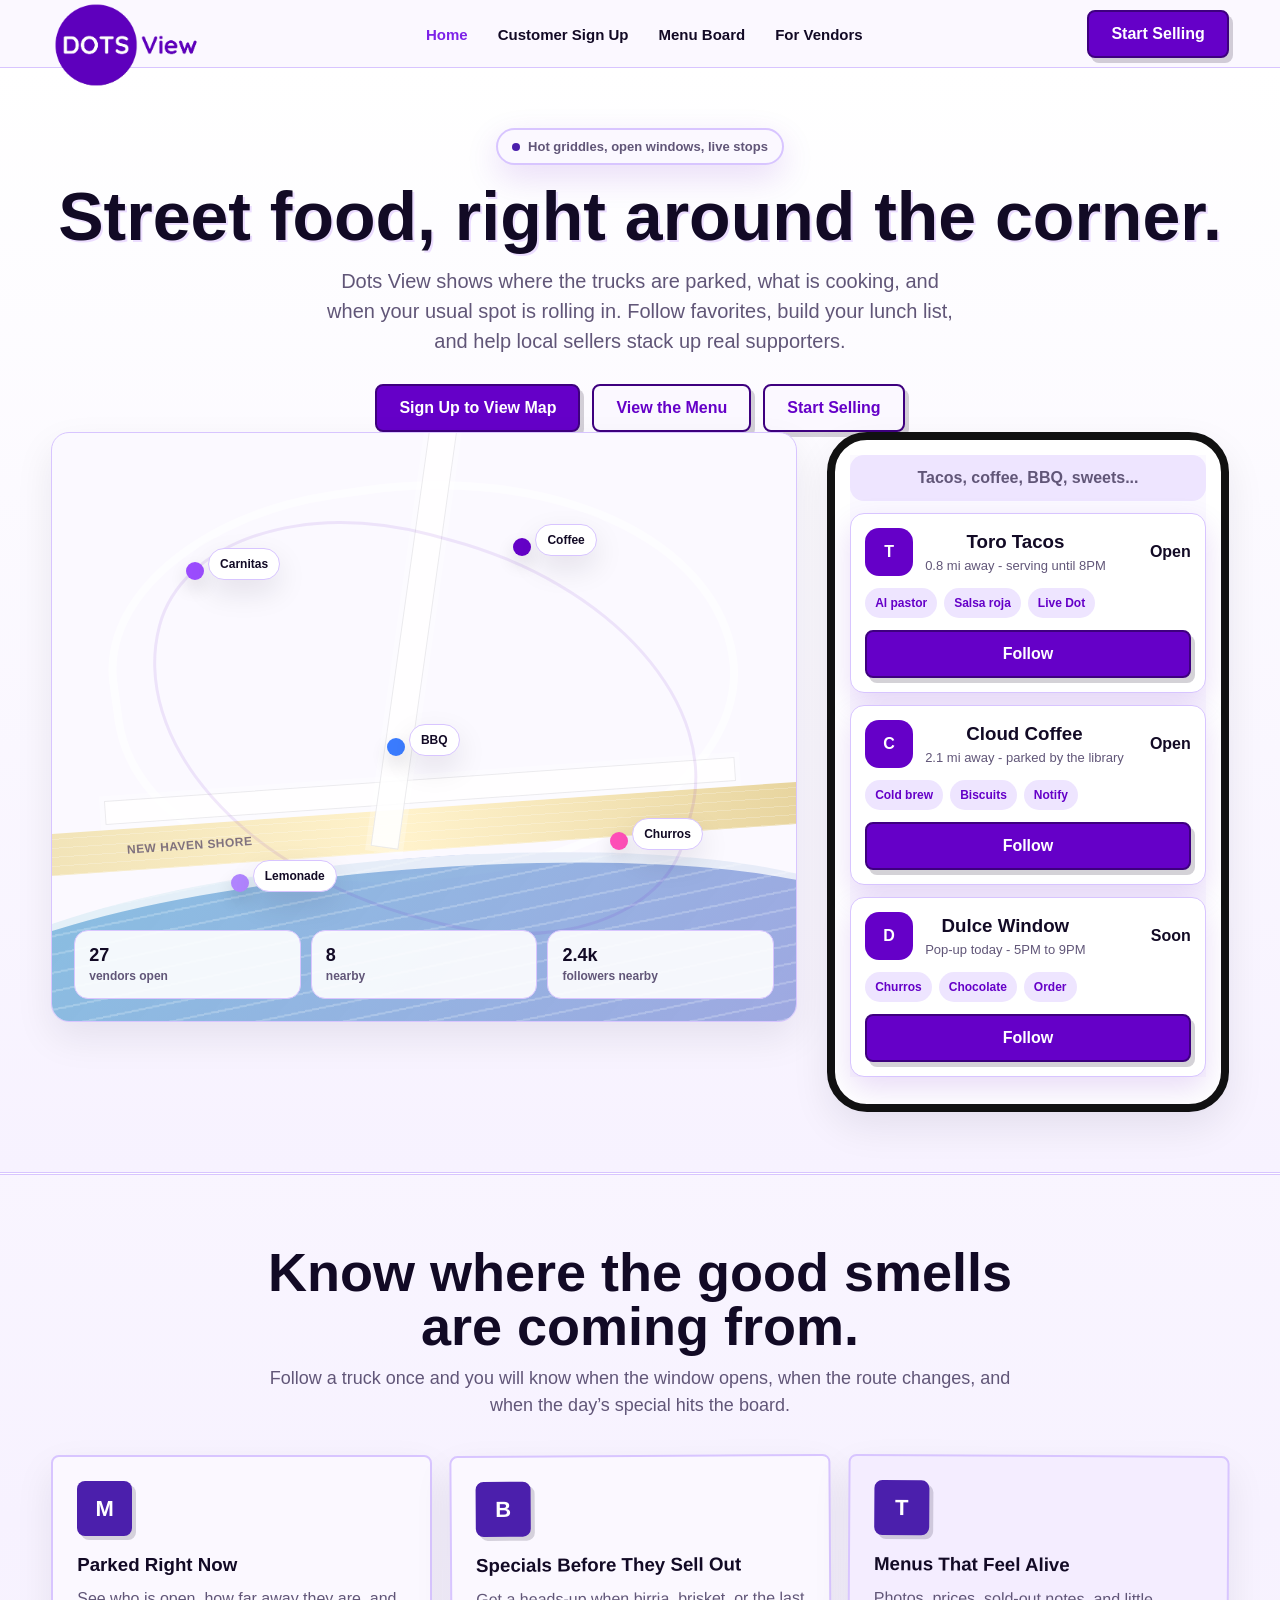
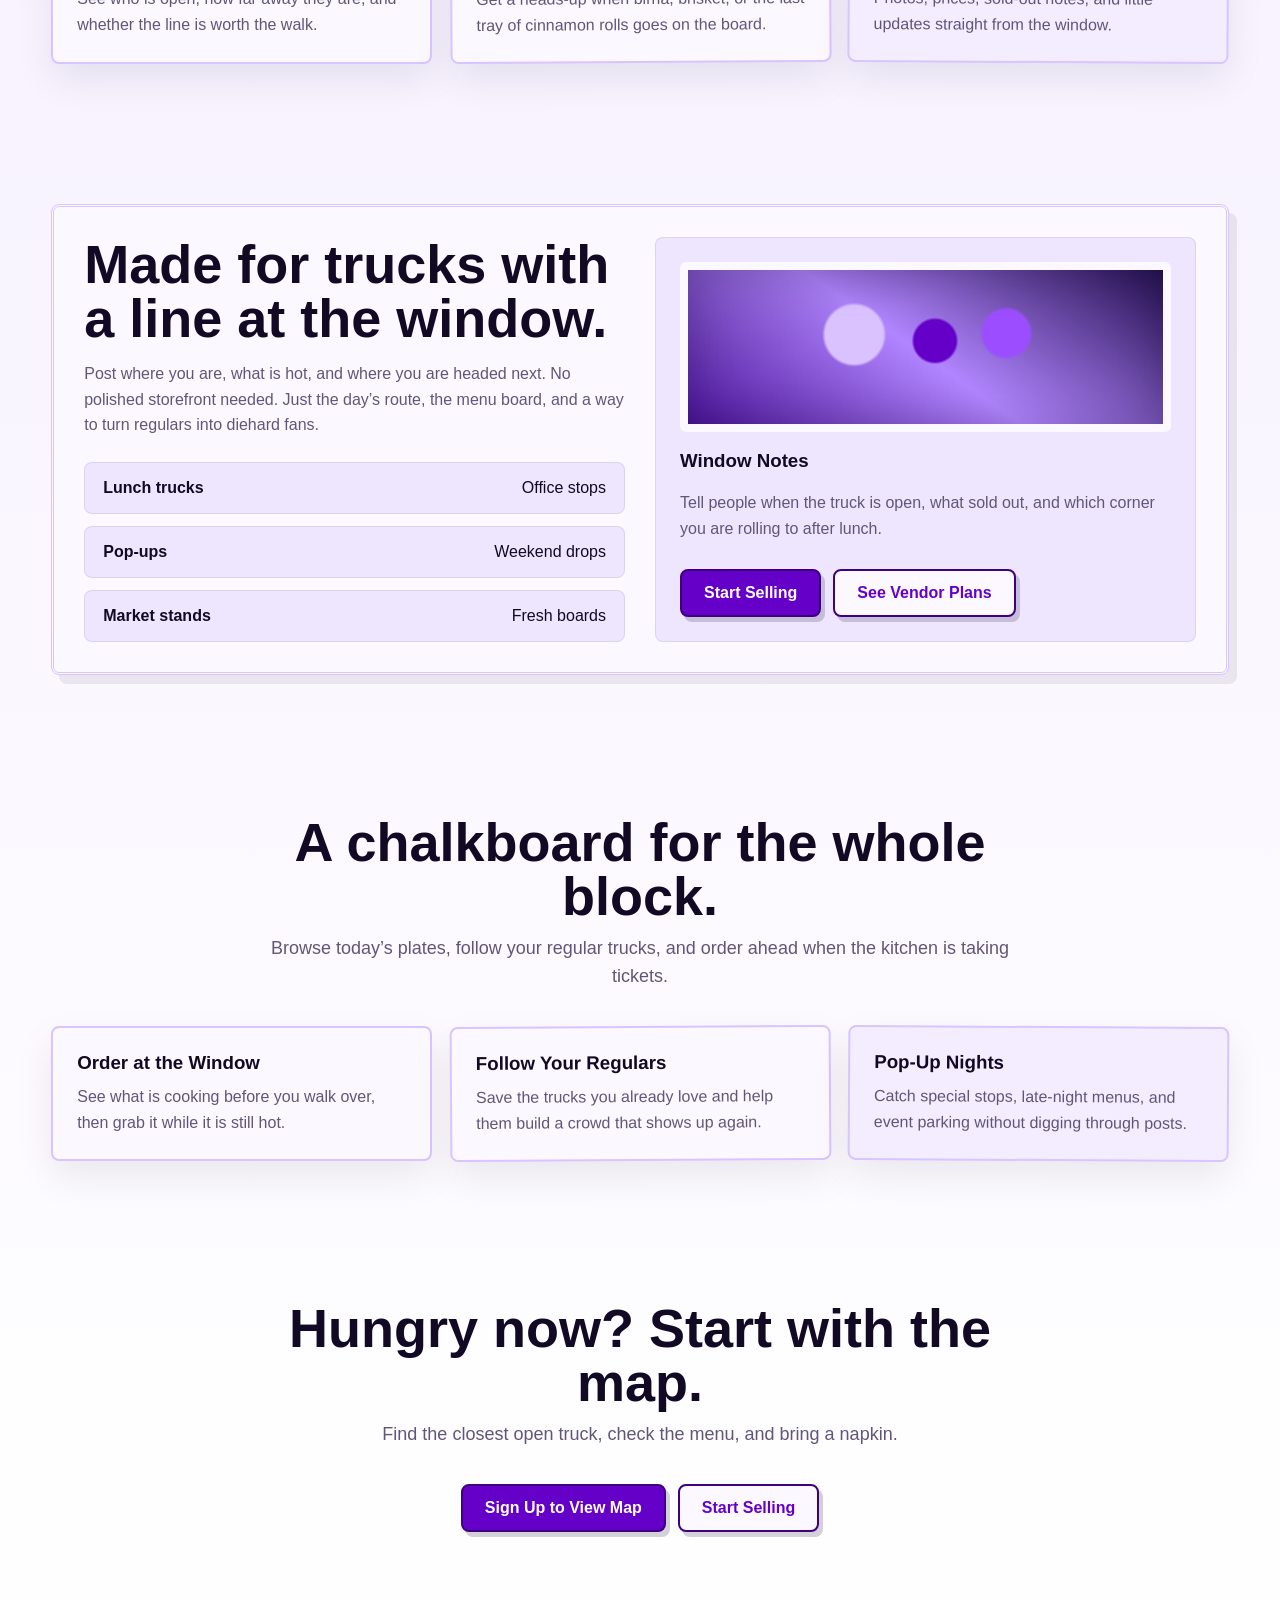
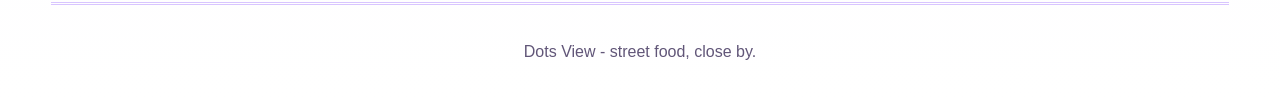
<file: index.html>
<!DOCTYPE html>
<html lang="en">
<head>
<meta charset="UTF-8" />
<meta name="viewport" content="width=device-width, initial-scale=1.0" />
<title>Dots View | Follow the Dot</title>
<link rel="stylesheet" href="styles.css">
</head>
<body class="home-page">
<header>
  <div class="wrap nav">
    <a class="brand" href="index.html"><img src="logo.png" alt="Dots View logo"></a>
    <nav>
      <a class="active" href="index.html">Home</a>
      <a href="customer-signup.html">Customer Sign Up</a>
      <a href="#marketplace">Menu Board</a>
      <a href="vendor.html">For Vendors</a>
    </nav>
    <a class="cta" href="list-your-truck.html">Start Selling</a>
  </div>
</header>

<main>
<section class="hero">
  <div class="wrap">
    <div class="badge"><span class="pulse"></span> Hot griddles, open windows, live stops</div>
    <h1>Street food, right around the corner.</h1>
    <p class="lead">Dots View shows where the trucks are parked, what is cooking, and when your usual spot is rolling in. Follow favorites, build your lunch list, and help local sellers stack up real supporters.</p>
    <div class="actions actions-center">
      <a class="btn primary" href="customer-signup.html">Sign Up to View Map</a>
      <a class="btn" href="#marketplace">View the Menu</a>
      <a class="btn" href="list-your-truck.html">Start Selling</a>
    </div>

    <div class="product">
      <div class="map-card">
        <div class="preview-water"></div>
        <div class="preview-beach">New Haven shore</div>
        <div class="preview-road preview-road-a"></div>
        <div class="preview-road preview-road-b"></div>
        <div class="route"></div>
        <div class="dot d1"><span class="label">Carnitas</span></div>
        <div class="dot d2"><span class="label">Coffee</span></div>
        <div class="dot d3"><span class="label">BBQ</span></div>
        <div class="dot d4"><span class="label">Churros</span></div>
        <div class="dot d5"><span class="label">Lemonade</span></div>
        <div class="map-ui">
          <div><strong>27</strong><span>vendors open</span></div>
          <div><strong>8</strong><span>nearby</span></div>
          <div><strong>2.4k</strong><span>followers nearby</span></div>
        </div>
      </div>

      <div class="phone">
        <div class="screen">
          <div class="search">Tacos, coffee, BBQ, sweets...</div>
          <div class="truck">
            <div class="truck-top"><div class="vendor-row"><div class="avatar">T</div><div><h3>Toro Tacos</h3><p>0.8 mi away - serving until 8PM</p></div></div><strong>Open</strong></div>
            <div class="chips"><span class="chip">Al pastor</span><span class="chip">Salsa roja</span><span class="chip">Live Dot</span></div>
            <a class="follow" href="customer-signup.html">Follow</a>
          </div>
          <div class="truck">
            <div class="truck-top"><div class="vendor-row"><div class="avatar">C</div><div><h3>Cloud Coffee</h3><p>2.1 mi away - parked by the library</p></div></div><strong>Open</strong></div>
            <div class="chips"><span class="chip">Cold brew</span><span class="chip">Biscuits</span><span class="chip">Notify</span></div>
            <a class="follow" href="customer-signup.html">Follow</a>
          </div>
          <div class="truck">
            <div class="truck-top"><div class="vendor-row"><div class="avatar">D</div><div><h3>Dulce Window</h3><p>Pop-up today - 5PM to 9PM</p></div></div><strong>Soon</strong></div>
            <div class="chips"><span class="chip">Churros</span><span class="chip">Chocolate</span><span class="chip">Order</span></div>
            <a class="follow" href="customer-signup.html">Follow</a>
          </div>
        </div>
      </div>
    </div>
  </div>
</section>

<section id="discover" class="wrap">
  <div class="section-head">
    <h2>Know where the good smells are coming from.</h2>
    <p>Follow a truck once and you will know when the window opens, when the route changes, and when the day’s special hits the board.</p>
  </div>
  <div class="home-card-grid">
    <div class="card"><div class="icon">M</div><h3>Parked Right Now</h3><p>See who is open, how far away they are, and whether the line is worth the walk.</p></div>
    <div class="card"><div class="icon">B</div><h3>Specials Before They Sell Out</h3><p>Get a heads-up when birria, brisket, or the last tray of cinnamon rolls goes on the board.</p></div>
    <div class="card"><div class="icon">T</div><h3>Menus That Feel Alive</h3><p>Photos, prices, sold-out notes, and little updates straight from the window.</p></div>
  </div>
</section>

<section id="vendors" class="wrap">
  <div class="feature">
    <div>
      <h2>Made for trucks with a line at the window.</h2>
      <p>Post where you are, what is hot, and where you are headed next. No polished storefront needed. Just the day’s route, the menu board, and a way to turn regulars into diehard fans.</p>
      <div class="list feature-list">
        <div><strong>Lunch trucks</strong><span>Office stops</span></div>
        <div><strong>Pop-ups</strong><span>Weekend drops</span></div>
        <div><strong>Market stands</strong><span>Fresh boards</span></div>
      </div>
    </div>
    <div class="vendor-box">
      <div class="food-photo" aria-hidden="true"></div>
      <h3>Window Notes</h3>
      <p>Tell people when the truck is open, what sold out, and which corner you are rolling to after lunch.</p>
      <div class="actions actions-left">
        <a class="btn primary" href="vendor.html">Start Selling</a>
        <a class="btn" href="vendor.html">See Vendor Plans</a>
      </div>
    </div>
  </div>
</section>

<section id="marketplace" class="wrap">
  <div class="section-head">
    <h2>A chalkboard for the whole block.</h2>
      <p>Browse today’s plates, follow your regular trucks, and order ahead when the kitchen is taking tickets.</p>
  </div>
  <div class="home-card-grid">
    <div class="card"><h3>Order at the Window</h3><p>See what is cooking before you walk over, then grab it while it is still hot.</p></div>
    <div class="card"><h3>Follow Your Regulars</h3><p>Save the trucks you already love and help them build a crowd that shows up again.</p></div>
    <div class="card"><h3>Pop-Up Nights</h3><p>Catch special stops, late-night menus, and event parking without digging through posts.</p></div>
  </div>
</section>

<section id="start" class="wrap">
  <div class="section-head">
    <h2>Hungry now? Start with the map.</h2>
    <p>Find the closest open truck, check the menu, and bring a napkin.</p>
  </div>
  <div class="actions actions-center">
    <a class="btn primary" href="customer-signup.html">Sign Up to View Map</a>
    <a class="btn" href="list-your-truck.html">Start Selling</a>
  </div>
</section>
</main>

<footer class="wrap">
  Dots View - street food, close by.
</footer>
</body>
</html>
</file>
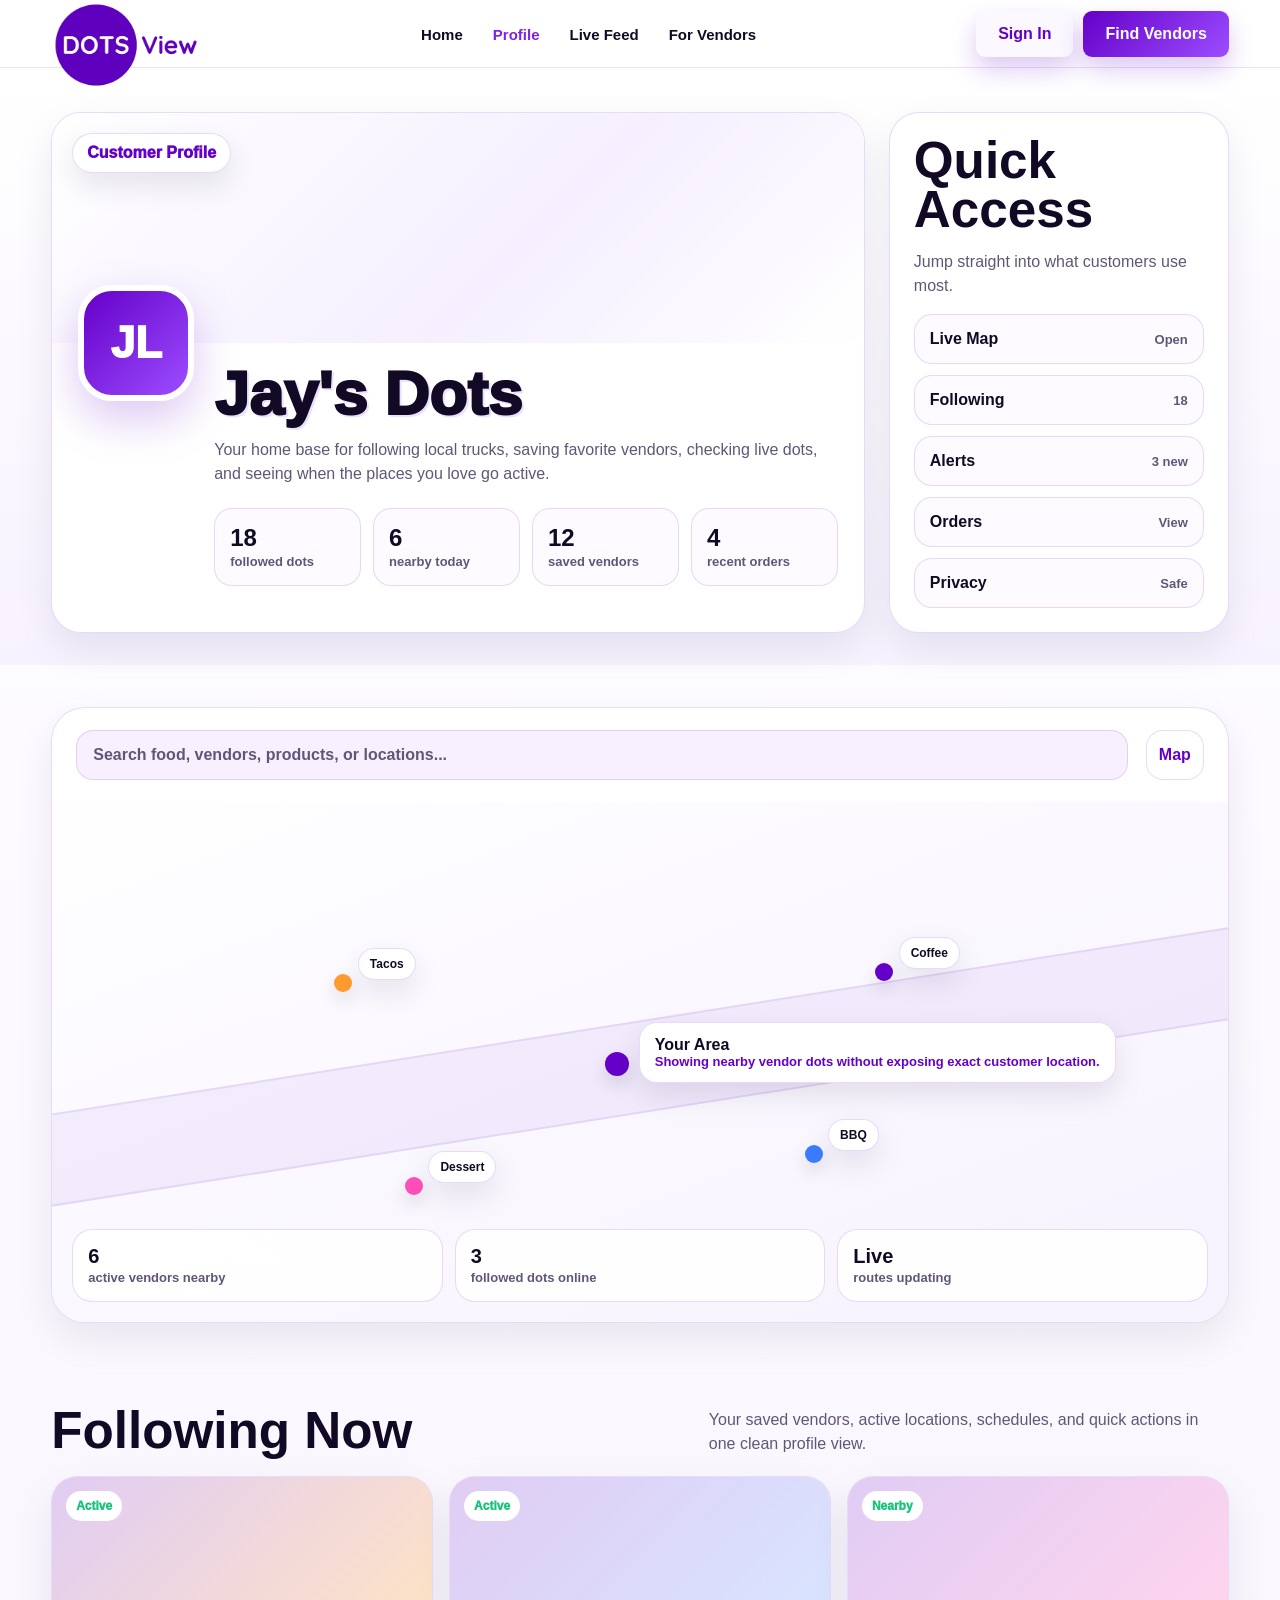
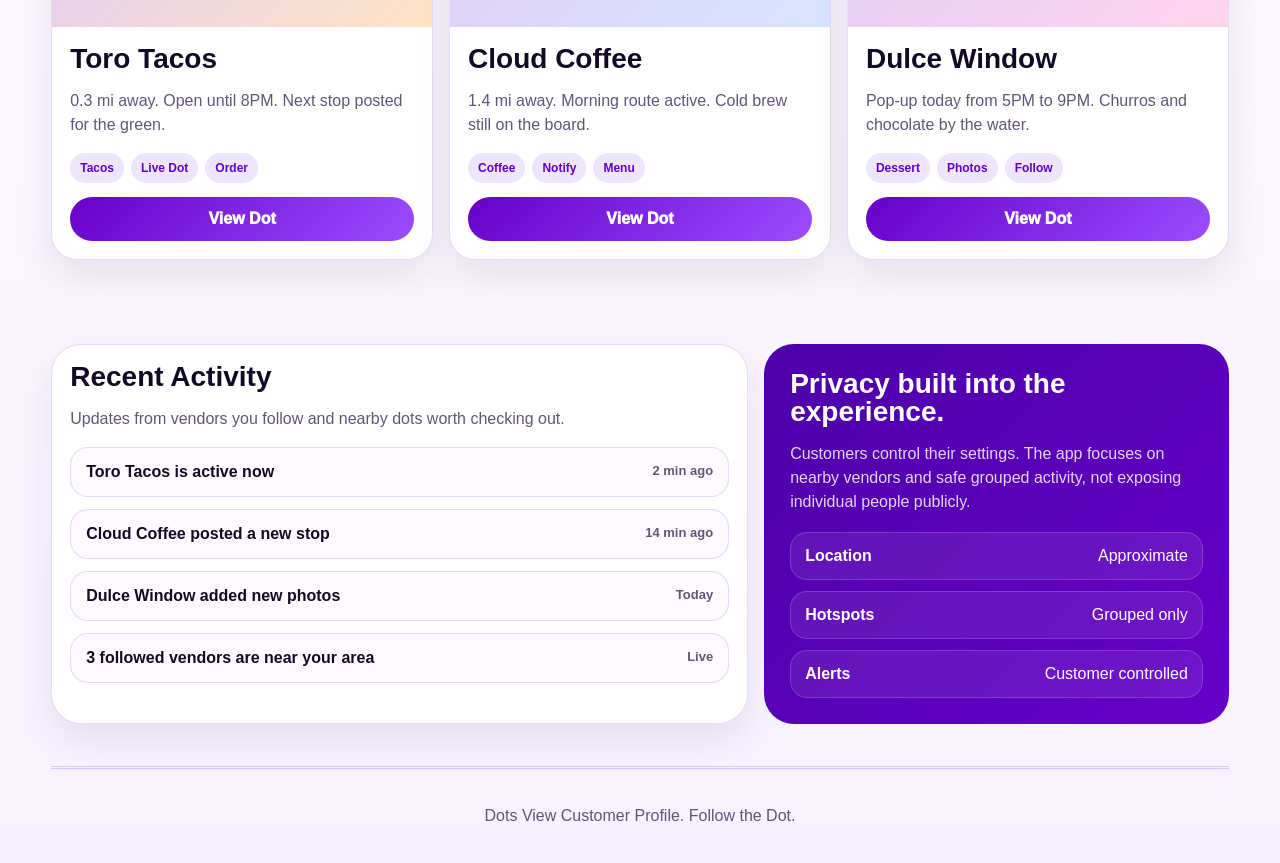
<file: customer-profile.html>
<!DOCTYPE html>
<html lang="en">
<head>
<meta charset="UTF-8">
<meta name="viewport" content="width=device-width, initial-scale=1.0">
<title>Customer Profile | Dots View</title>
<link rel="stylesheet" href="styles.css">
</head>
<body class="customer-profile-page">
<header>
<div class="wrap nav">
<a class="logo" href="index.html"><img src="logo.png" alt="Dots View logo"></a>
<nav>
<a href="index.html">Home</a>
<a class="active" href="customer-profile.html">Profile</a>
<a href="livefeed.html">Live Feed</a>
<a href="vendor.html">For Vendors</a>
</nav>
<div class="nav-actions">
<a class="btn" href="customer-signup.html">Sign In</a>
<a class="btn primary" href="livefeed.html">Find Vendors</a>
</div>
</div>
</header>

<main>
<section class="customer-profile-hero">
<div class="wrap customer-profile-layout">
<article class="customer-profile-main">
<div class="customer-cover">
<span class="customer-cover-badge">Customer Profile</span>
</div>
<div class="customer-profile-body">
<div class="customer-avatar">JL</div>
<div class="customer-profile-text">
<h1>Jay's Dots</h1>
<p>Your home base for following local trucks, saving favorite vendors, checking live dots, and seeing when the places you love go active.</p>
<div class="customer-stats">
<div><strong>18</strong><span>followed dots</span></div>
<div><strong>6</strong><span>nearby today</span></div>
<div><strong>12</strong><span>saved vendors</span></div>
<div><strong>4</strong><span>recent orders</span></div>
</div>
</div>
</div>
</article>

<aside class="customer-side-card">
<h2>Quick Access</h2>
<p>Jump straight into what customers use most.</p>
<div class="customer-action-grid">
<a href="livefeed.html">Live Map <span>Open</span></a>
<a href="#following">Following <span>18</span></a>
<a href="#activity">Alerts <span>3 new</span></a>
<a href="#orders">Orders <span>View</span></a>
<a href="#privacy">Privacy <span>Safe</span></a>
</div>
</aside>
</div>
</section>

<section id="map" class="customer-section">
<div class="wrap customer-map-card">
<div class="customer-map-top">
<div class="customer-search">Search food, vendors, products, or locations...</div>
<a class="customer-filter" href="livefeed.html" aria-label="Open live map filters">Map</a>
</div>
<div class="customer-map">
<span class="customer-vendor-dot cv1"></span><span class="customer-map-label cl1">Tacos</span>
<span class="customer-vendor-dot cv2"></span><span class="customer-map-label cl2">Coffee</span>
<span class="customer-vendor-dot cv3"></span><span class="customer-map-label cl3">BBQ</span>
<span class="customer-vendor-dot cv4"></span><span class="customer-map-label cl4">Dessert</span>
<span class="customer-user-dot"></span>
<div class="customer-user-label"><strong>Your Area</strong><span>Showing nearby vendor dots without exposing exact customer location.</span></div>
<div class="customer-map-bottom">
<div><strong>6</strong><span>active vendors nearby</span></div>
<div><strong>3</strong><span>followed dots online</span></div>
<div><strong>Live</strong><span>routes updating</span></div>
</div>
</div>
</div>
</section>

<section id="following" class="customer-section">
<div class="wrap">
<div class="customer-section-title">
<h2>Following Now</h2>
<p>Your saved vendors, active locations, schedules, and quick actions in one clean profile view.</p>
</div>
<div class="customer-vendor-grid">
<article class="customer-vendor-card">
<div class="customer-vendor-photo tacos-photo"><span>Active</span></div>
<div class="customer-vendor-content">
<h3>Toro Tacos</h3>
<p>0.3 mi away. Open until 8PM. Next stop posted for the green.</p>
<div class="chips"><span class="chip">Tacos</span><span class="chip">Live Dot</span><span class="chip">Order</span></div>
<a class="customer-follow-btn" href="livefeed.html">View Dot</a>
</div>
</article>
<article class="customer-vendor-card">
<div class="customer-vendor-photo coffee-photo"><span>Active</span></div>
<div class="customer-vendor-content">
<h3>Cloud Coffee</h3>
<p>1.4 mi away. Morning route active. Cold brew still on the board.</p>
<div class="chips"><span class="chip">Coffee</span><span class="chip">Notify</span><span class="chip">Menu</span></div>
<a class="customer-follow-btn" href="livefeed.html">View Dot</a>
</div>
</article>
<article class="customer-vendor-card">
<div class="customer-vendor-photo dessert-photo"><span>Nearby</span></div>
<div class="customer-vendor-content">
<h3>Dulce Window</h3>
<p>Pop-up today from 5PM to 9PM. Churros and chocolate by the water.</p>
<div class="chips"><span class="chip">Dessert</span><span class="chip">Photos</span><span class="chip">Follow</span></div>
<a class="customer-follow-btn" href="livefeed.html">View Dot</a>
</div>
</article>
</div>
</div>
</section>

<section id="activity" class="customer-section">
<div class="wrap customer-feed-grid">
<article class="customer-feed-card">
<h3>Recent Activity</h3>
<p>Updates from vendors you follow and nearby dots worth checking out.</p>
<div class="customer-activity">
<div><strong>Toro Tacos is active now</strong><span>2 min ago</span></div>
<div><strong>Cloud Coffee posted a new stop</strong><span>14 min ago</span></div>
<div><strong>Dulce Window added new photos</strong><span>Today</span></div>
<div><strong>3 followed vendors are near your area</strong><span>Live</span></div>
</div>
</article>

<aside class="customer-privacy" id="privacy">
<h3>Privacy built into the experience.</h3>
<p>Customers control their settings. The app focuses on nearby vendors and safe grouped activity, not exposing individual people publicly.</p>
<div>
<span><strong>Location</strong>Approximate</span>
<span><strong>Hotspots</strong>Grouped only</span>
<span><strong>Alerts</strong>Customer controlled</span>
</div>
</aside>
</div>
</section>
</main>

<footer class="wrap">
Dots View Customer Profile. Follow the Dot.
</footer>
</body>
</html>
</file>
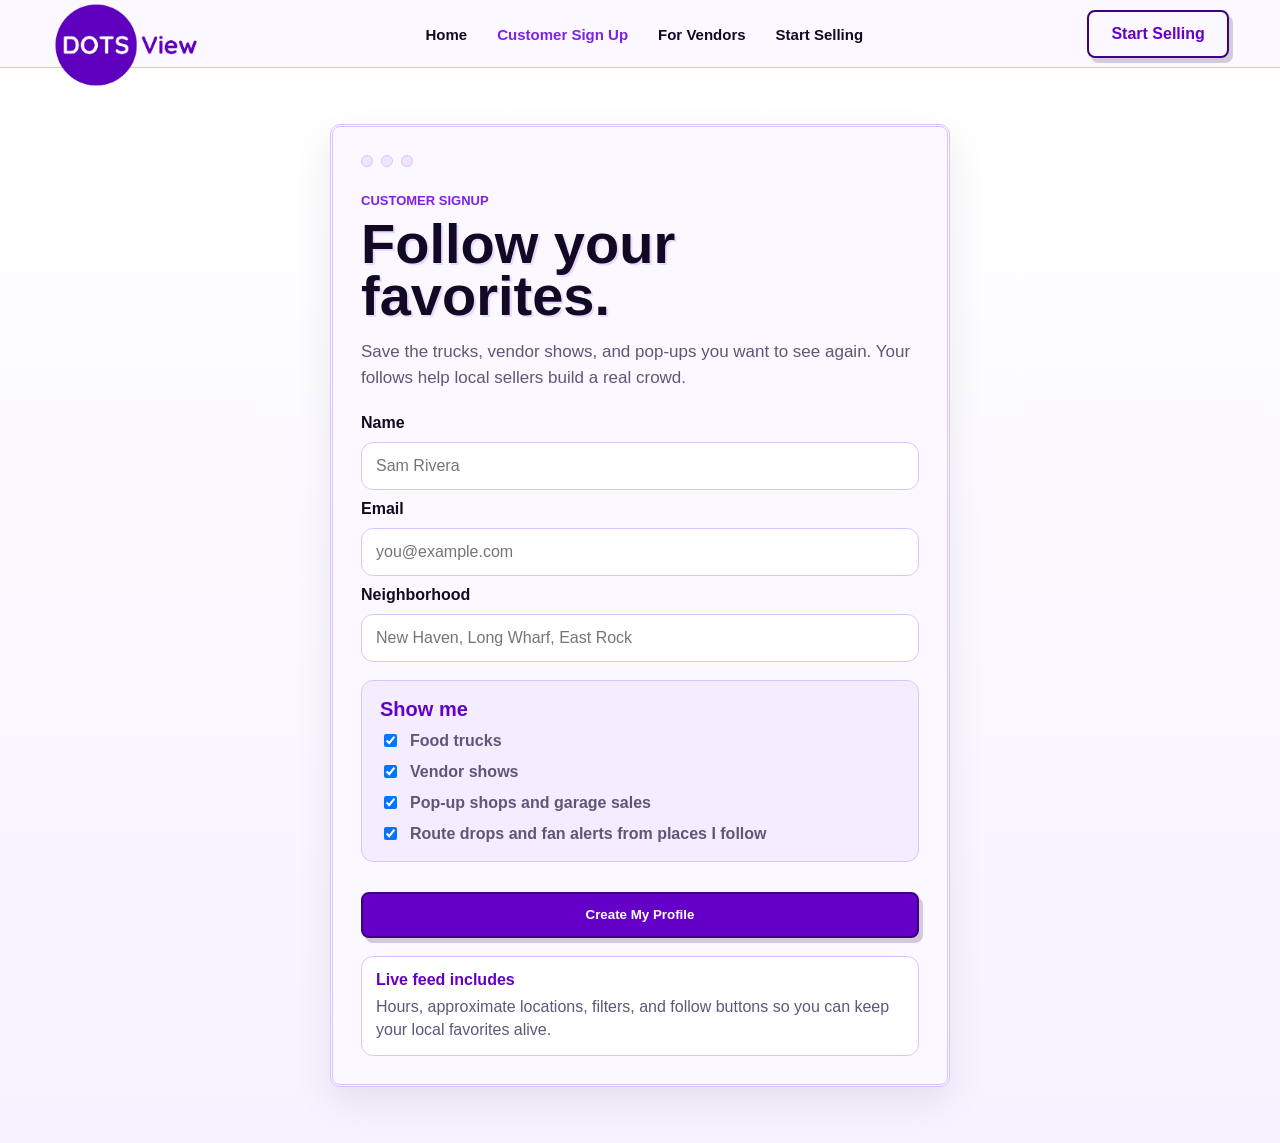
<file: customer-signup.html>
<!DOCTYPE html>
<html lang="en">
<head>
<meta charset="UTF-8">
<meta name="viewport" content="width=device-width, initial-scale=1.0">
<title>Customer Sign Up | Dots View</title>
<link rel="stylesheet" href="styles.css">
</head>
<body class="auth-page customer-signup-page">
<header>
<div class="wrap nav">
<a class="logo" href="index.html"><img src="logo.png" alt="Dots View logo"></a>
<nav>
<a href="index.html">Home</a>
<a class="active" href="customer-signup.html">Customer Sign Up</a>
<a href="vendor.html">For Vendors</a>
<a href="list-your-truck.html">Start Selling</a>
</nav>
<a class="btn" href="list-your-truck.html">Start Selling</a>
</div>
</header>

<main class="auth-shell customer-shell">
<section class="signin-window customer-window" aria-labelledby="customer-title">
<div class="window-bar">
<span></span>
<span></span>
<span></span>
</div>
<p class="eyebrow">Customer Signup</p>
<h1 id="customer-title">Follow your favorites.</h1>
<p class="lead">Save the trucks, vendor shows, and pop-ups you want to see again. Your follows help local sellers build a real crowd.</p>

<form class="signin-form" action="customer-profile.html" method="get">
<label for="customer-name">Name</label>
<input id="customer-name" name="customer-name" type="text" placeholder="Sam Rivera" required>

<label for="email">Email</label>
<input id="email" name="email" type="email" placeholder="you@example.com" required>

<label for="home-area">Neighborhood</label>
<input id="home-area" name="home-area" type="text" placeholder="New Haven, Long Wharf, East Rock">

<div class="form-section customer-prefs">
<h2>Show me</h2>
<label class="checkline"><input type="checkbox" name="wants-trucks" checked>Food trucks</label>
<label class="checkline"><input type="checkbox" name="wants-shows" checked>Vendor shows</label>
<label class="checkline"><input type="checkbox" name="wants-popups" checked>Pop-up shops and garage sales</label>
<label class="checkline"><input type="checkbox" name="wants-follow-alerts" checked>Route drops and fan alerts from places I follow</label>
</div>

<button class="btn primary btn-block" type="submit">Create My Profile</button>
</form>

<div class="customer-preview">
<strong>Live feed includes</strong>
<span>Hours, approximate locations, filters, and follow buttons so you can keep your local favorites alive.</span>
</div>
</section>
</main>
</body>
</html>
</file>
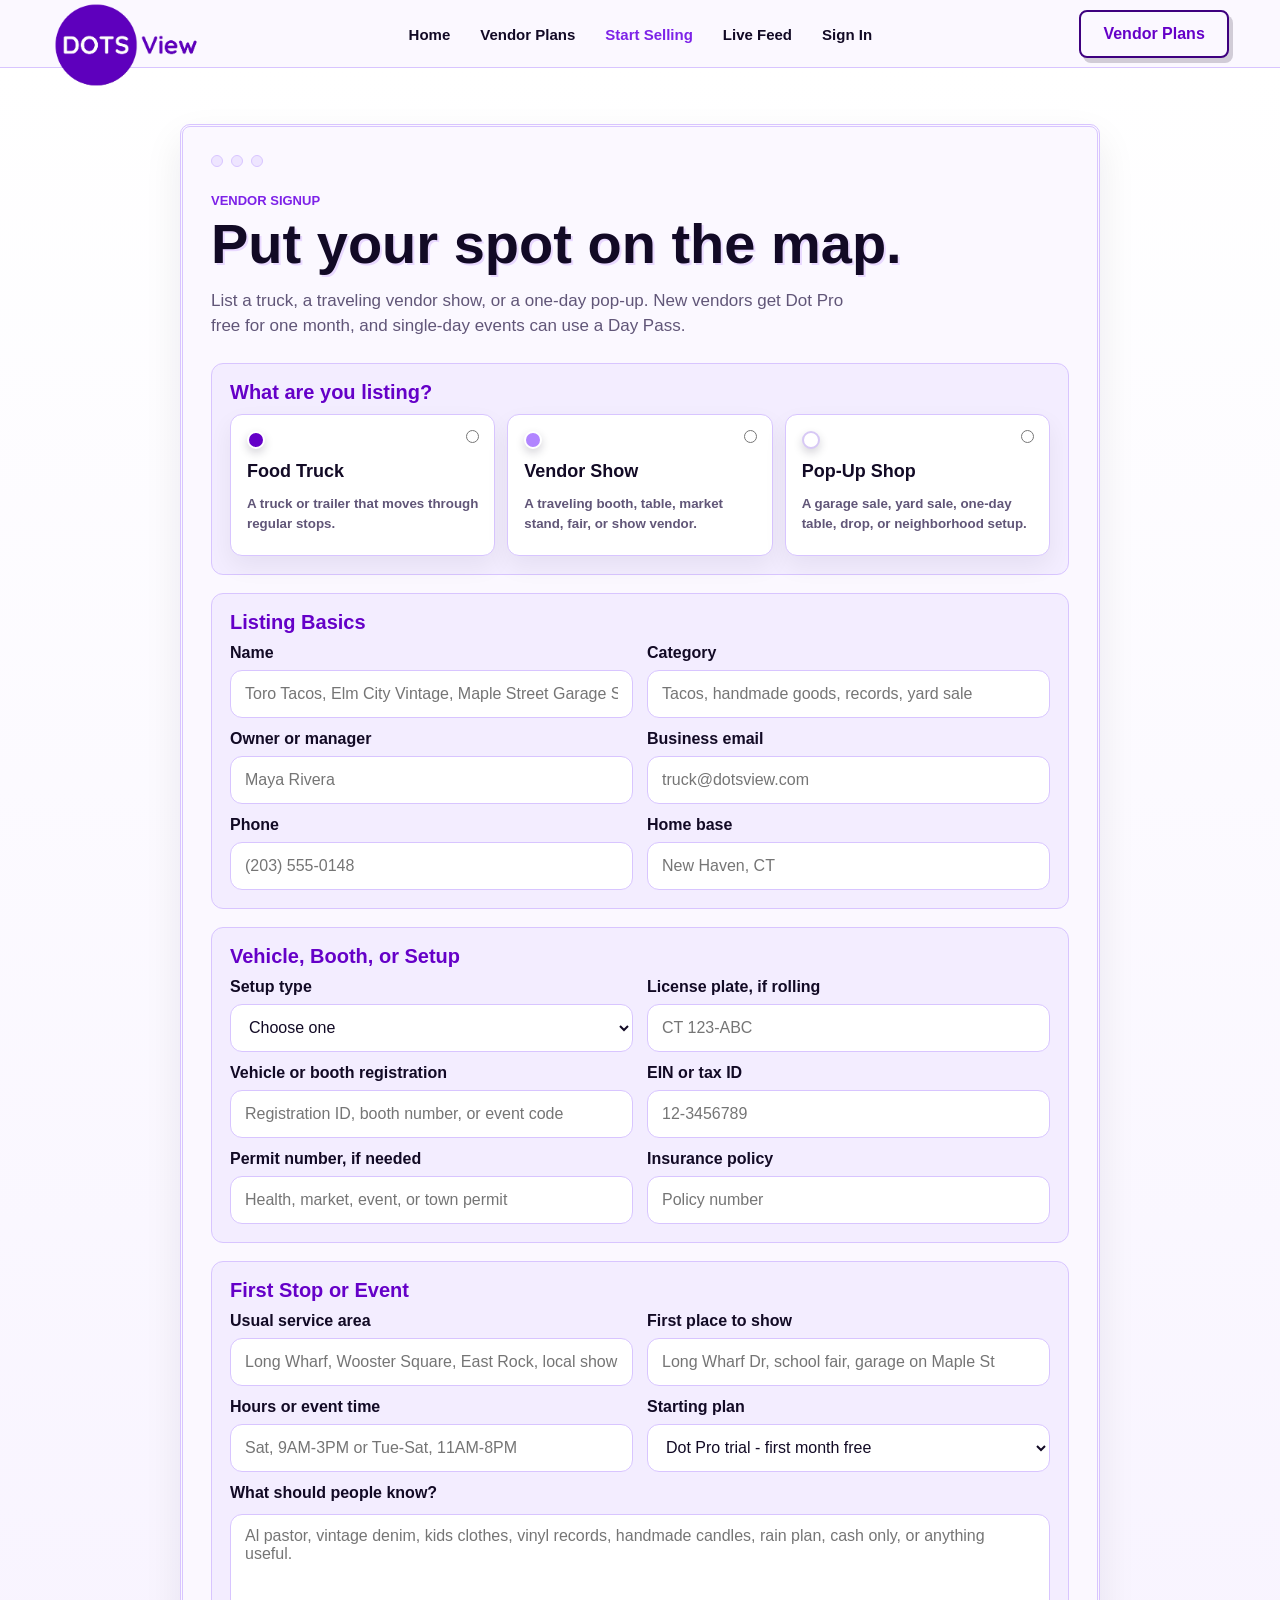
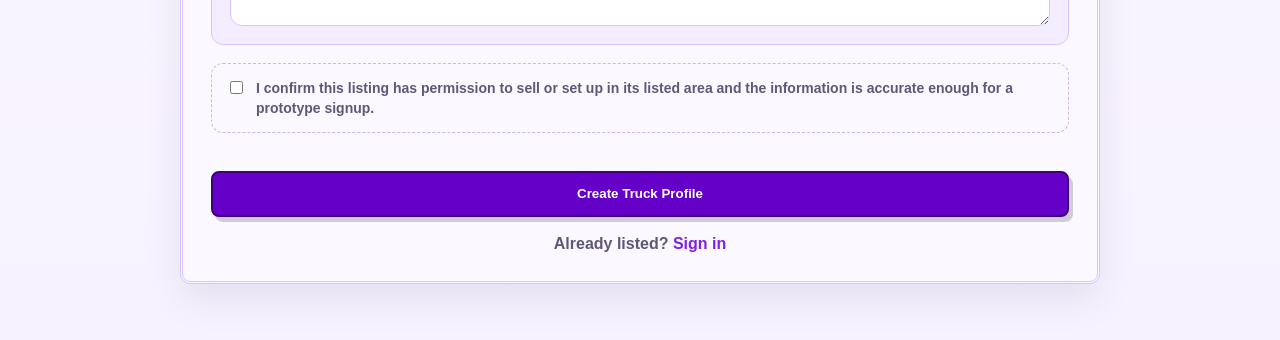
<file: list-your-truck.html>
<!DOCTYPE html>
<html lang="en">
<head>
<meta charset="UTF-8">
<meta name="viewport" content="width=device-width, initial-scale=1.0">
<title>Start Selling | Dots View</title>
<link rel="stylesheet" href="styles.css">
</head>
<body class="auth-page list-truck-page">
<header>
<div class="wrap nav">
<a class="logo" href="index.html"><img src="logo.png" alt="Dots View logo"></a>
<nav>
<a href="index.html">Home</a>
<a href="vendor.html">Vendor Plans</a>
<a class="active" href="list-your-truck.html">Start Selling</a>
<a href="livefeed.html">Live Feed</a>
<a href="vendor-signin.html">Sign In</a>
</nav>
<a class="btn" href="vendor.html">Vendor Plans</a>
</div>
</header>

<main class="auth-shell list-truck-shell">
<section class="signin-window list-truck-window" aria-labelledby="list-title">
<div class="window-bar">
<span></span>
<span></span>
<span></span>
</div>
<p class="eyebrow">Vendor Signup</p>
<h1 id="list-title">Put your spot on the map.</h1>
<p class="lead">List a truck, a traveling vendor show, or a one-day pop-up. New vendors get Dot Pro free for one month, and single-day events can use a Day Pass.</p>

<form class="signin-form list-truck-form" action="vendor-profile-pro.html" method="get">
<div class="form-section">
<h2>What are you listing?</h2>
<div class="type-grid">
<label class="type-card truck-type">
<input type="radio" name="listing-type" value="food-truck" required>
<span class="type-dot"></span>
<strong>Food Truck</strong>
<small>A truck or trailer that moves through regular stops.</small>
</label>
<label class="type-card show-type">
<input type="radio" name="listing-type" value="vendor-show">
<span class="type-dot"></span>
<strong>Vendor Show</strong>
<small>A traveling booth, table, market stand, fair, or show vendor.</small>
</label>
<label class="type-card popup-type">
<input type="radio" name="listing-type" value="popup-shop">
<span class="type-dot"></span>
<strong>Pop-Up Shop</strong>
<small>A garage sale, yard sale, one-day table, drop, or neighborhood setup.</small>
</label>
</div>
</div>

<div class="form-section">
<h2>Listing Basics</h2>
<div class="form-grid">
<div>
<label for="listing-name">Name</label>
<input id="listing-name" name="listing-name" type="text" placeholder="Toro Tacos, Elm City Vintage, Maple Street Garage Sale" required>
</div>
<div>
<label for="category">Category</label>
<input id="category" name="category" type="text" placeholder="Tacos, handmade goods, records, yard sale" required>
</div>
<div>
<label for="owner-name">Owner or manager</label>
<input id="owner-name" name="owner-name" type="text" placeholder="Maya Rivera" required>
</div>
<div>
<label for="business-email">Business email</label>
<input id="business-email" name="business-email" type="email" placeholder="truck@dotsview.com" required>
</div>
<div>
<label for="phone">Phone</label>
<input id="phone" name="phone" type="tel" placeholder="(203) 555-0148" required>
</div>
<div>
<label for="home-base">Home base</label>
<input id="home-base" name="home-base" type="text" placeholder="New Haven, CT" required>
</div>
</div>
</div>

<div class="form-section">
<h2>Vehicle, Booth, or Setup</h2>
<div class="form-grid">
<div>
<label for="vehicle-type">Setup type</label>
<select id="vehicle-type" name="vehicle-type" required>
<option value="">Choose one</option>
<option>Food truck</option>
<option>Food trailer</option>
<option>Cart or stand</option>
<option>Market tent</option>
<option>Vendor booth</option>
<option>Garage sale or driveway setup</option>
</select>
</div>
<div>
<label for="plate">License plate, if rolling</label>
<input id="plate" name="plate" type="text" placeholder="CT 123-ABC">
</div>
<div>
<label for="registration">Vehicle or booth registration</label>
<input id="registration" name="registration" type="text" placeholder="Registration ID, booth number, or event code">
</div>
<div>
<label for="ein">EIN or tax ID</label>
<input id="ein" name="ein" type="text" placeholder="12-3456789">
</div>
<div>
<label for="permit">Permit number, if needed</label>
<input id="permit" name="permit" type="text" placeholder="Health, market, event, or town permit">
</div>
<div>
<label for="insurance">Insurance policy</label>
<input id="insurance" name="insurance" type="text" placeholder="Policy number">
</div>
</div>
</div>

<div class="form-section">
<h2>First Stop or Event</h2>
<div class="form-grid">
<div>
<label for="service-area">Usual service area</label>
<input id="service-area" name="service-area" type="text" placeholder="Long Wharf, Wooster Square, East Rock, local shows">
</div>
<div>
<label for="first-stop">First place to show</label>
<input id="first-stop" name="first-stop" type="text" placeholder="Long Wharf Dr, school fair, garage on Maple St">
</div>
<div>
<label for="hours">Hours or event time</label>
<input id="hours" name="hours" type="text" placeholder="Sat, 9AM-3PM or Tue-Sat, 11AM-8PM">
</div>
<div>
<label for="plan">Starting plan</label>
<select id="plan" name="plan" required>
<option>Dot Pro trial - first month free</option>
<option>Dot Pro 1-Day Pass - $25.99</option>
<option>Dot Pro 3-Day Pass - $49.99</option>
<option>Dot Plus - verified business badge</option>
</select>
</div>
</div>
<label for="menu-note">What should people know?</label>
<textarea id="menu-note" name="menu-note" rows="4" placeholder="Al pastor, vintage denim, kids clothes, vinyl records, handmade candles, rain plan, cash only, or anything useful."></textarea>
</div>

<label class="checkline agreement">
<input type="checkbox" name="confirm" required>
<span>I confirm this listing has permission to sell or set up in its listed area and the information is accurate enough for a prototype signup.</span>
</label>

<button class="btn primary btn-block" type="submit">Create Truck Profile</button>
</form>
<p class="auth-switch">Already listed? <a href="vendor-signin.html">Sign in</a></p>
</section>
</main>
</body>
</html>
</file>
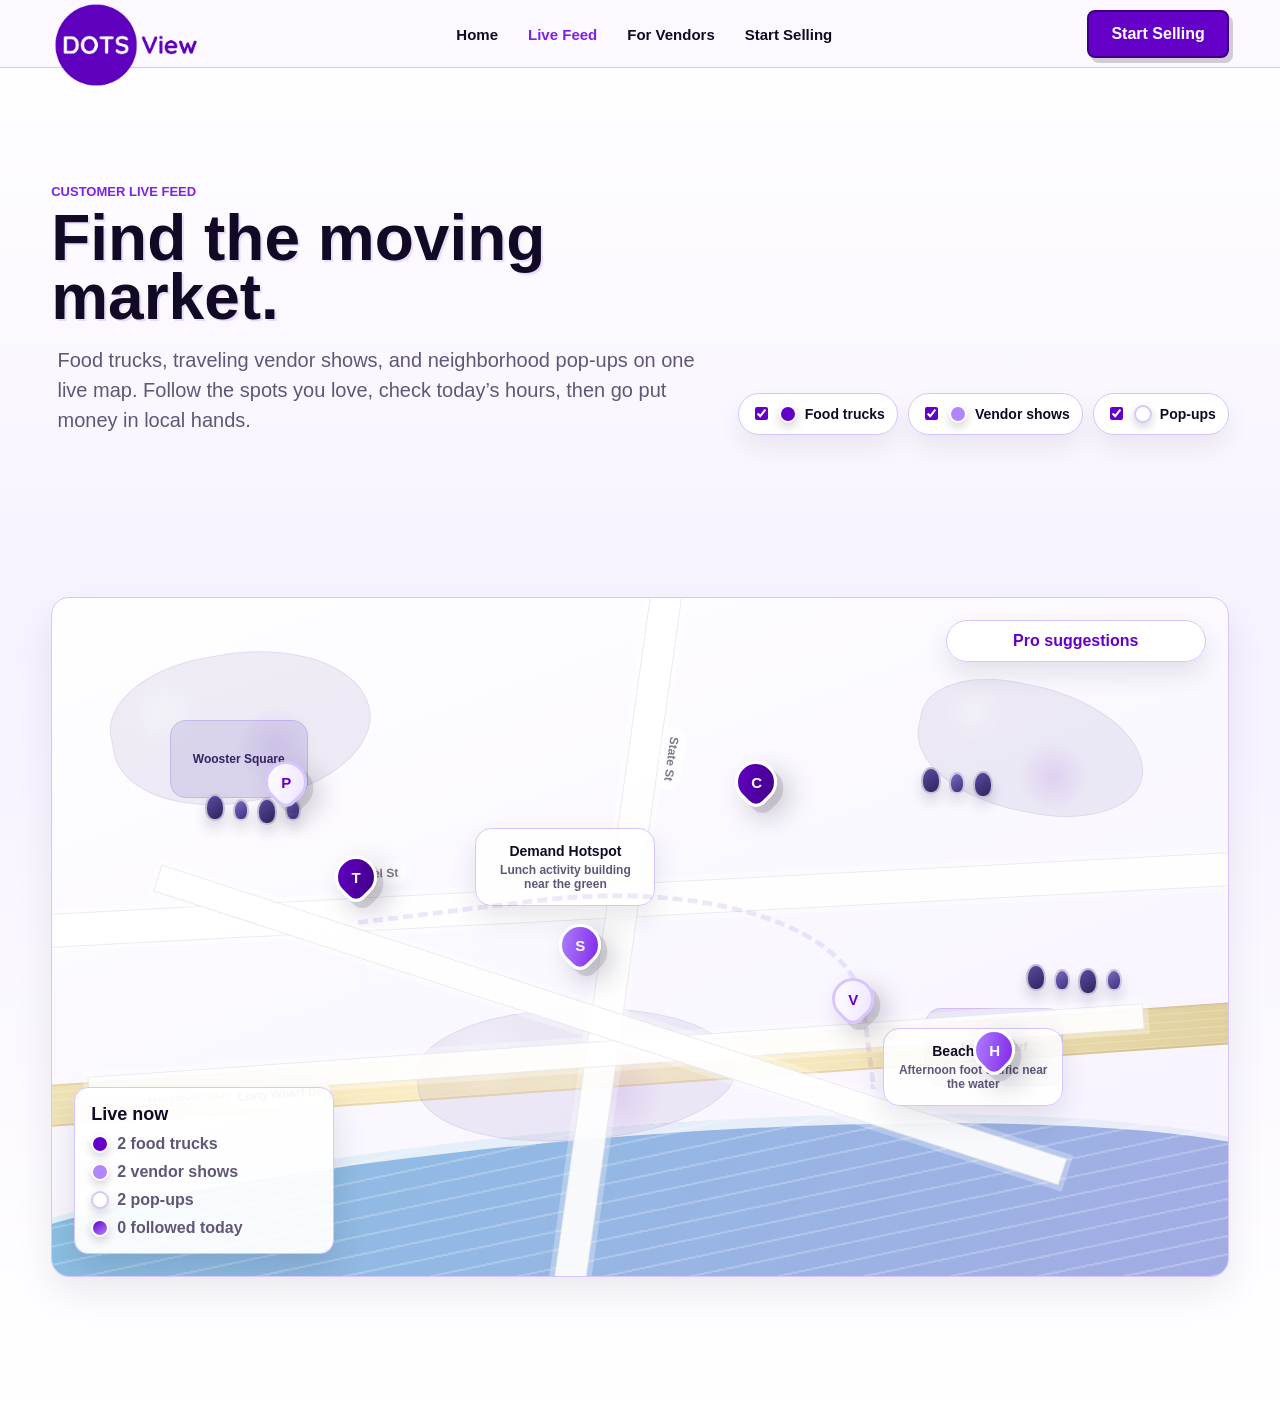
<file: livefeed.html>
<!DOCTYPE html>
<html lang="en">
<head>
<meta charset="UTF-8">
<meta name="viewport" content="width=device-width, initial-scale=1.0">
<title>Live Feed | Dots View</title>
<link rel="stylesheet" href="styles.css">
</head>
<body class="livefeed-page">
<header>
<div class="wrap nav">
<a class="logo" href="index.html"><img src="logo.png" alt="Dots View logo"></a>
<nav>
<a href="index.html">Home</a>
<a class="active" href="livefeed.html">Live Feed</a>
<a href="vendor.html">For Vendors</a>
<a href="list-your-truck.html">Start Selling</a>
</nav>
<a class="cta" href="list-your-truck.html">Start Selling</a>
</div>
</header>

<main class="livefeed-shell">
<section class="livefeed-top wrap">
<div>
<p class="eyebrow">Customer Live Feed</p>
<h1>Find the moving market.</h1>
<p class="lead">Food trucks, traveling vendor shows, and neighborhood pop-ups on one live map. Follow the spots you love, check today’s hours, then go put money in local hands.</p>
</div>
<div class="feed-filters" aria-label="Map filters">
<label><input type="checkbox" data-filter="truck" checked><span class="legend-dot truck-dot"></span>Food trucks</label>
<label><input type="checkbox" data-filter="show" checked><span class="legend-dot show-dot"></span>Vendor shows</label>
<label><input type="checkbox" data-filter="popup" checked><span class="legend-dot popup-dot"></span>Pop-ups</label>
</div>
</section>

<section class="wrap live-map-wrap">
<div class="live-map" aria-label="Live vendor map">
<div class="lf-water"></div>
<div class="lf-beach">Harbor edge</div>
<div class="terrain terrain-a"></div>
<div class="terrain terrain-b"></div>
<div class="terrain terrain-c"></div>
<div class="lf-park lf-park-a">Wooster Square</div>
<div class="lf-park lf-park-b">Long Wharf</div>
<div class="tree-cluster trees-a" aria-hidden="true"><span></span><span></span><span></span><span></span></div>
<div class="tree-cluster trees-b" aria-hidden="true"><span></span><span></span><span></span></div>
<div class="tree-cluster trees-c" aria-hidden="true"><span></span><span></span><span></span><span></span></div>
<div class="lf-road lf-road-main"></div>
<div class="lf-road lf-road-cross"></div>
<div class="lf-road lf-road-shore"></div>
<div class="lf-road lf-road-diag"></div>
<div class="lf-label lf-label-main">Chapel St</div>
<div class="lf-label lf-label-cross">State St</div>
<div class="lf-label lf-label-shore">Long Wharf Dr</div>

<div class="demand-hotspot">
<strong>Demand Hotspot</strong>
<span>Lunch activity building near the green</span>
</div>
<div class="demand-hotspot hotspot-secondary">
<strong>Beach Wave</strong>
<span>Afternoon foot traffic near the water</span>
</div>
<div class="support-route"></div>

<button class="map-marker marker-truck m1" data-type="truck" type="button" aria-label="Toro Tacos food truck">
<span class="marker-icon" data-letter="T"></span>
<span class="marker-card"><strong>Toro Tacos</strong><small>Food truck - 1,284 followers</small><em>Today: 11AM-8PM</em><em>Near Chapel St, by the green</em><span class="follow-pill">Follow for route updates</span></span>
</button>
<button class="map-marker marker-truck m2" data-type="truck" type="button" aria-label="Cloud Coffee food truck">
<span class="marker-icon" data-letter="C"></span>
<span class="marker-card"><strong>Cloud Coffee</strong><small>Food truck - 842 followers</small><em>Today: 7AM-2PM</em><em>Near State St and the library</em><span class="follow-pill">Follow for morning stops</span></span>
</button>
<button class="map-marker marker-show m3" data-type="show" type="button" aria-label="Elm City Makers vendor show">
<span class="marker-icon" data-letter="S"></span>
<span class="marker-card"><strong>Elm City Makers</strong><small>Vendor show - 516 supporters</small><em>Today: 10AM-5PM</em><em>Approx. Wooster Square park edge</em><span class="follow-pill">Follow the next show</span></span>
</button>
<button class="map-marker marker-show m4" data-type="show" type="button" aria-label="Harbor Craft Row vendor show">
<span class="marker-icon" data-letter="H"></span>
<span class="marker-card"><strong>Harbor Craft Row</strong><small>Traveling vendors - 679 supporters</small><em>Today: Noon-6PM</em><em>Long Wharf, near the water</em><span class="follow-pill">Follow weekend markets</span></span>
</button>
<button class="map-marker marker-popup m5" data-type="popup" type="button" aria-label="Maple Street garage sale">
<span class="marker-icon" data-letter="P"></span>
<span class="marker-card"><strong>Maple Street Sale</strong><small>Garage sale - 93 supporters</small><em>Today: 9AM-3PM</em><em>Approx. Maple St driveway row</em><span class="follow-pill">Follow for pop-up alerts</span></span>
</button>
<button class="map-marker marker-popup m6" data-type="popup" type="button" aria-label="Vinyl box pop-up shop">
<span class="marker-icon" data-letter="V"></span>
<span class="marker-card"><strong>Vinyl Box Pop-Up</strong><small>Records and tapes - 211 supporters</small><em>Today: 1PM-7PM</em><em>Near Long Wharf Dr lot B</em><span class="follow-pill">Follow the crate drops</span></span>
</button>

<aside class="live-map-panel">
<strong>Live now</strong>
<div><span class="legend-dot truck-dot"></span><span data-count="truck">2 food trucks</span></div>
<div><span class="legend-dot show-dot"></span><span data-count="show">2 vendor shows</span></div>
<div><span class="legend-dot popup-dot"></span><span data-count="popup">2 pop-ups</span></div>
<div><span class="legend-dot fan-dot"></span><span data-follow-count>0 followed today</span></div>
</aside>

<details class="community-panel">
<summary>Pro suggestions</summary>
<div class="community-panel-body">
<button class="pro-suggestion" type="button" data-focus="m1"><span>Pro</span>Lunch at Toro Tacos</button>
<button class="pro-suggestion" type="button" data-focus="m4"><span>Pro</span>Walk Harbor Craft Row</button>
<button class="pro-suggestion" type="button" data-focus="m5"><span>Pro</span>Check Maple Street Sale</button>
<small>Only Pro vendors and active Pro event passes appear in these suggestions. Tap a stop to pull up hours and the approximate location.</small>
</div>
</details>
</div>
</section>
</main>

<script>
const filters = document.querySelectorAll("[data-filter]");
const markers = document.querySelectorAll("[data-type]");
const focusButtons = document.querySelectorAll("[data-focus]");
const counts = document.querySelectorAll("[data-count]");
const followCount = document.querySelector("[data-follow-count]");

function updateMapFilters() {
  const active = new Set([...filters].filter((filter) => filter.checked).map((filter) => filter.dataset.filter));
  markers.forEach((marker) => {
    marker.classList.toggle("is-hidden", !active.has(marker.dataset.type));
  });
  counts.forEach((count) => {
    const type = count.dataset.count;
    const visible = [...markers].filter((marker) => marker.dataset.type === type && active.has(type)).length;
    const label = type === "truck" ? "food trucks" : type === "show" ? "vendor shows" : "pop-ups";
    count.textContent = `${visible} ${label}`;
  });
}

filters.forEach((filter) => filter.addEventListener("change", updateMapFilters));
focusButtons.forEach((button) => {
  button.addEventListener("click", () => {
    const marker = document.querySelector(`.${button.dataset.focus}`);
    if (!marker) return;
    const filter = document.querySelector(`[data-filter="${marker.dataset.type}"]`);
    if (filter) filter.checked = true;
    updateMapFilters();
    markers.forEach((item) => item.classList.remove("is-selected"));
    marker.classList.add("is-selected");
    marker.focus();
  });
});
markers.forEach((marker) => {
  marker.addEventListener("click", () => {
    marker.classList.toggle("is-following");
    const followed = document.querySelectorAll(".map-marker.is-following").length;
    if (followCount) followCount.textContent = `${followed} followed today`;
  });
});
updateMapFilters();
</script>
</body>
</html>
</file>
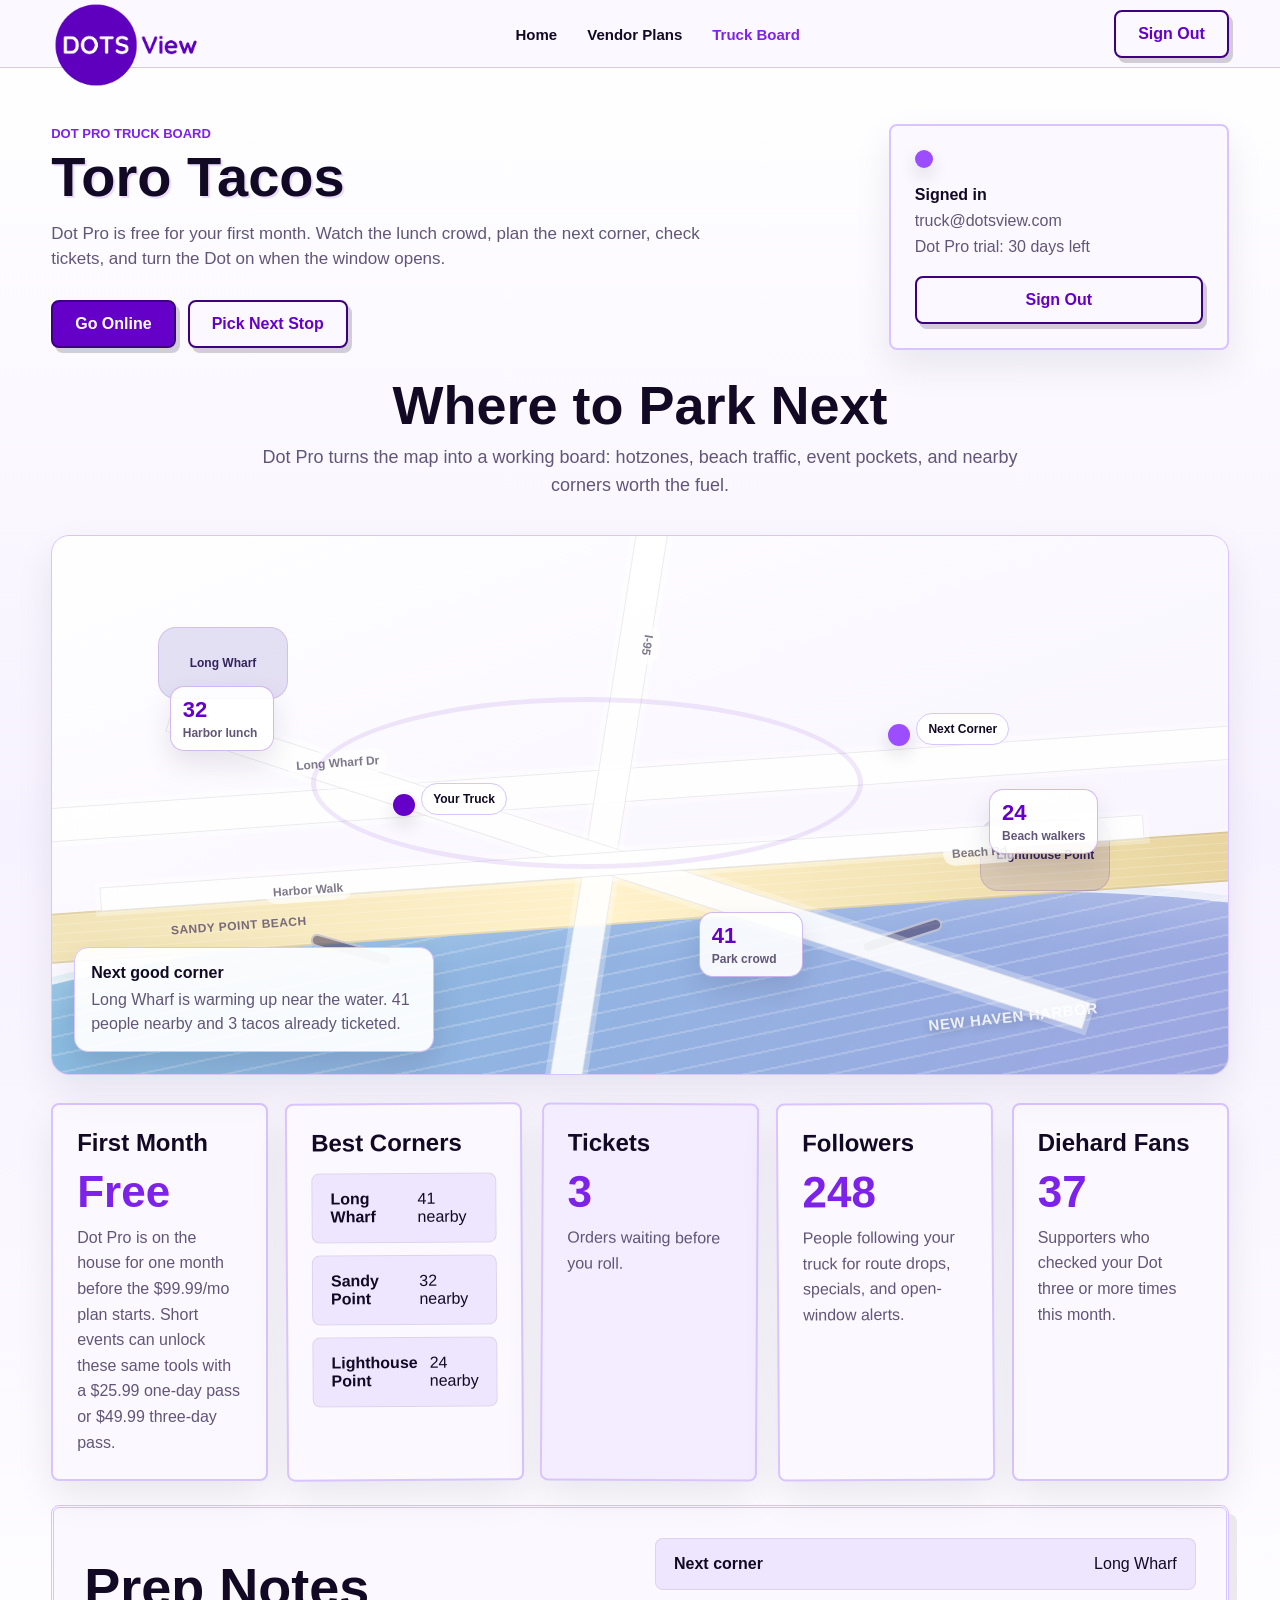
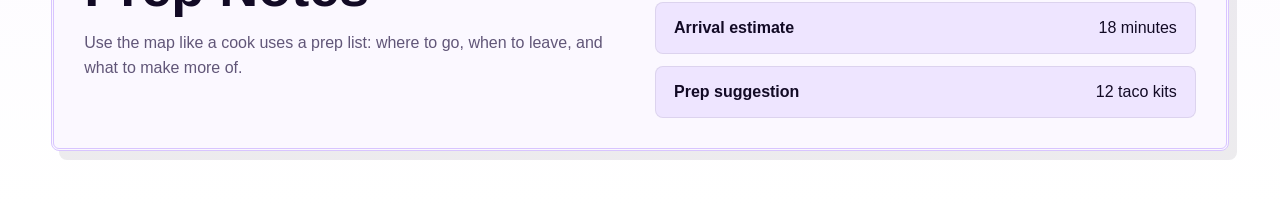
<file: vendor-profile-pro.html>
<!DOCTYPE html>
<html lang="en">
<head>
<meta charset="UTF-8">
<meta name="viewport" content="width=device-width, initial-scale=1.0">
<title>Dots View Dot Pro Truck Board</title>
<link rel="stylesheet" href="styles.css">
</head>
<body class="profile-page pro-profile-page">
<header>
<div class="wrap nav">
<a class="logo" href="index.html"><img src="logo.png" alt="Dots View logo"></a>
<nav>
<a href="index.html">Home</a>
<a href="vendor.html">Vendor Plans</a>
<a class="active" href="vendor-profile-pro.html">Truck Board</a>
</nav>
<a class="btn" href="vendor-signin.html">Sign Out</a>
</div>
</header>

<main class="wrap profile-shell">
<section class="profile-hero pro-hero">
<div>
<p class="eyebrow">Dot Pro Truck Board</p>
<h1>Toro Tacos</h1>
<p class="lead">Dot Pro is free for your first month. Watch the lunch crowd, plan the next corner, check tickets, and turn the Dot on when the window opens.</p>
<div class="actions actions-left">
<a class="btn primary" href="#">Go Online</a>
<a class="btn" href="#">Pick Next Stop</a>
</div>
</div>
<div class="status-panel">
<div class="status-dot live-dot"></div>
<strong>Signed in</strong>
<span>truck@dotsview.com</span>
<span>Dot Pro trial: 30 days left</span>
<a class="btn btn-block" href="vendor-signin.html">Sign Out</a>
</div>
</section>

<section class="vendor-map-section">
<div class="section-head vendor-map-head">
<h2>Where to Park Next</h2>
<p>Dot Pro turns the map into a working board: hotzones, beach traffic, event pockets, and nearby corners worth the fuel.</p>
</div>
<div class="vendor-map real-map">
<div class="waterway"></div>
<div class="beach-strip">Sandy Point Beach</div>
<div class="harbor-label">New Haven Harbor</div>
<div class="pier pier-a"></div>
<div class="pier pier-b"></div>
<div class="park park-a">Long Wharf</div>
<div class="park park-b">Lighthouse Point</div>
<div class="road road-main"></div>
<div class="road road-cross"></div>
<div class="road road-diagonal"></div>
<div class="shore-road"></div>
<div class="street-label label-main">Long Wharf Dr</div>
<div class="street-label label-river">Beach Rd</div>
<div class="street-label label-market">I-95</div>
<div class="street-label label-shore">Harbor Walk</div>
<div class="route-line"></div>
<div class="vendor-pin current"><span>Your Truck</span></div>
<div class="vendor-pin next-stop"><span>Next Corner</span></div>
<div class="hotspot hot-a"><strong>32</strong><span>Harbor lunch</span></div>
<div class="hotspot hot-b"><strong>24</strong><span>Beach walkers</span></div>
<div class="hotspot hot-c"><strong>41</strong><span>Park crowd</span></div>
<div class="map-panel">
<strong>Next good corner</strong>
<span>Long Wharf is warming up near the water. 41 people nearby and 3 tacos already ticketed.</span>
</div>
</div>
</section>

<section class="profile-grid pro-grid">
<div class="card">
<h2>First Month</h2>
<div class="metric">Free</div>
<p>Dot Pro is on the house for one month before the $99.99/mo plan starts. Short events can unlock these same tools with a $25.99 one-day pass or $49.99 three-day pass.</p>
</div>

<div class="card">
<h2>Best Corners</h2>
<div class="list profile-list">
<div><strong>Long Wharf</strong><span>41 nearby</span></div>
<div><strong>Sandy Point</strong><span>32 nearby</span></div>
<div><strong>Lighthouse Point</strong><span>24 nearby</span></div>
</div>
</div>

<div class="card">
<h2>Tickets</h2>
<div class="metric">3</div>
<p>Orders waiting before you roll.</p>
</div>

<div class="card">
<h2>Followers</h2>
<div class="metric">248</div>
<p>People following your truck for route drops, specials, and open-window alerts.</p>
</div>

<div class="card">
<h2>Diehard Fans</h2>
<div class="metric">37</div>
<p>Supporters who checked your Dot three or more times this month.</p>
</div>
</section>

<section class="feature profile-feature">
<div>
<h2>Prep Notes</h2>
<p>Use the map like a cook uses a prep list: where to go, when to leave, and what to make more of.</p>
</div>
<div class="list">
<div><strong>Next corner</strong><span>Long Wharf</span></div>
<div><strong>Arrival estimate</strong><span>18 minutes</span></div>
<div><strong>Prep suggestion</strong><span>12 taco kits</span></div>
</div>
</section>
</main>
</body>
</html>
</file>
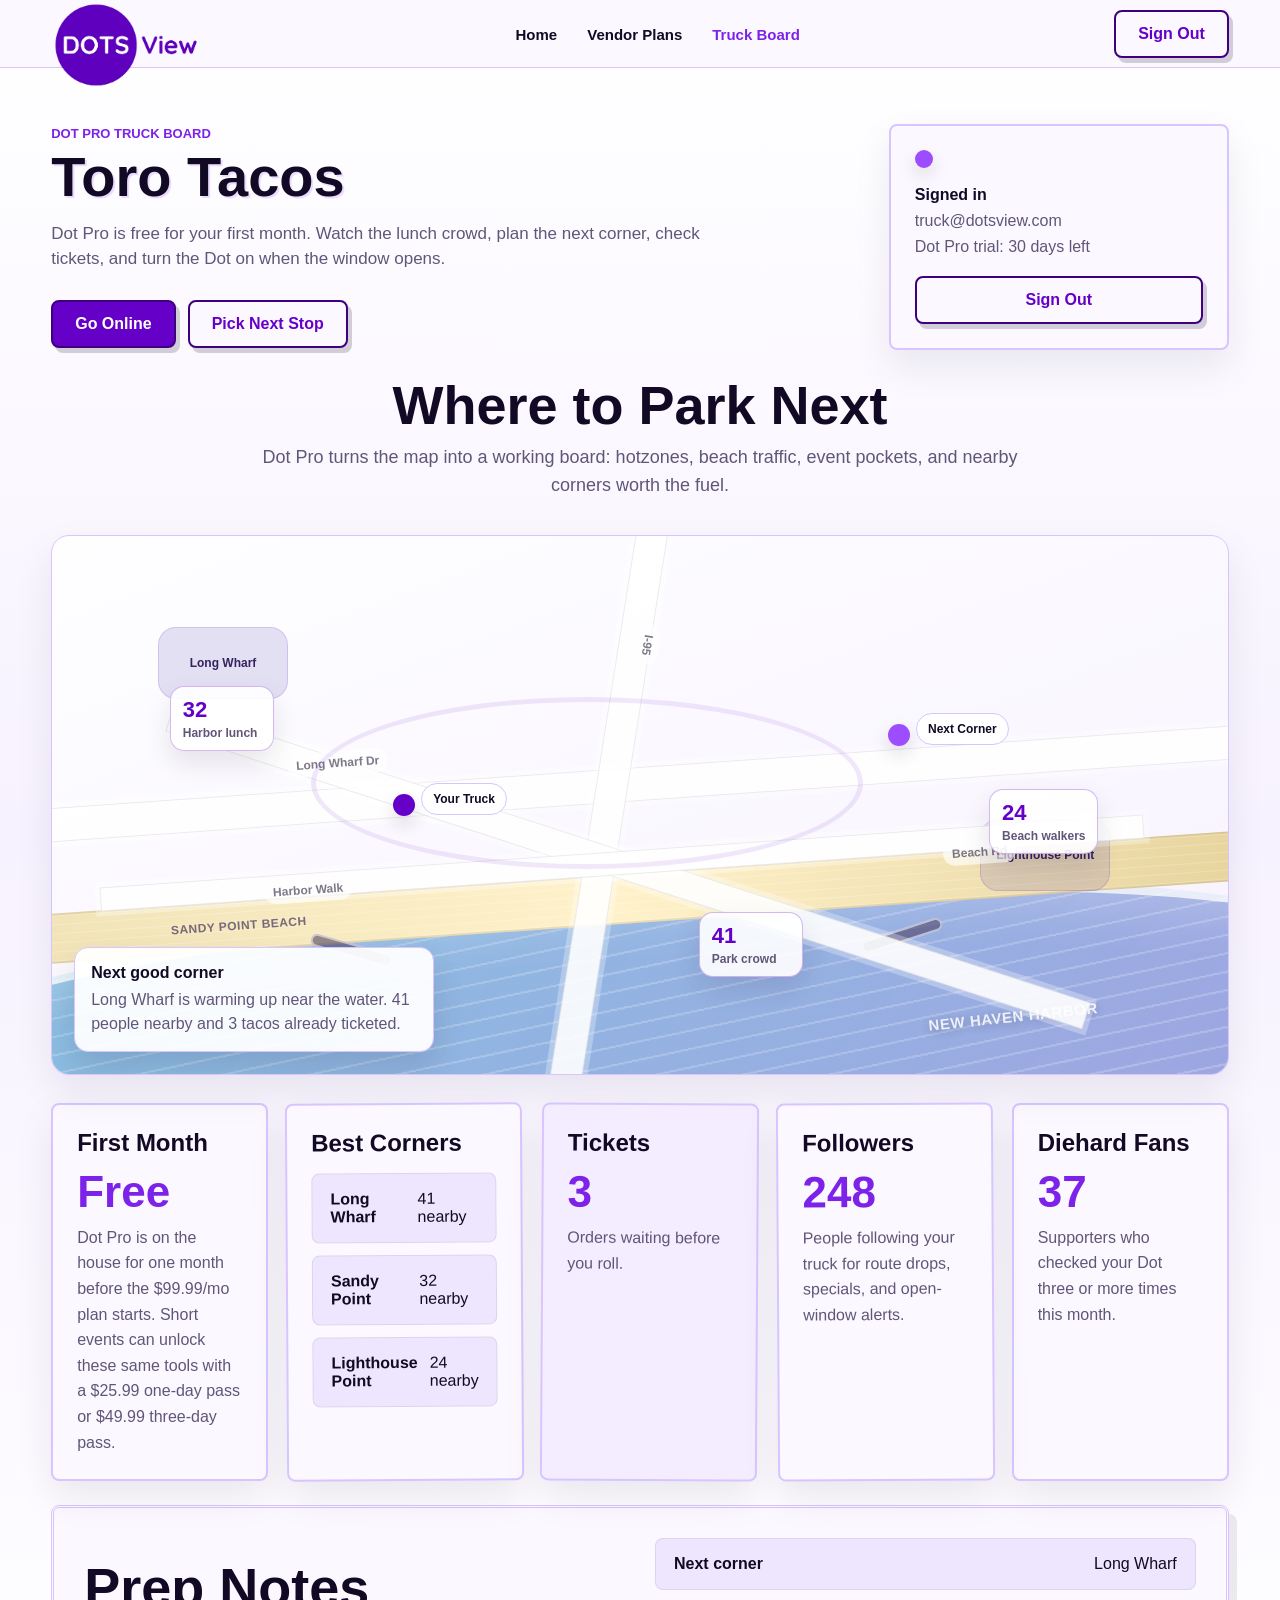
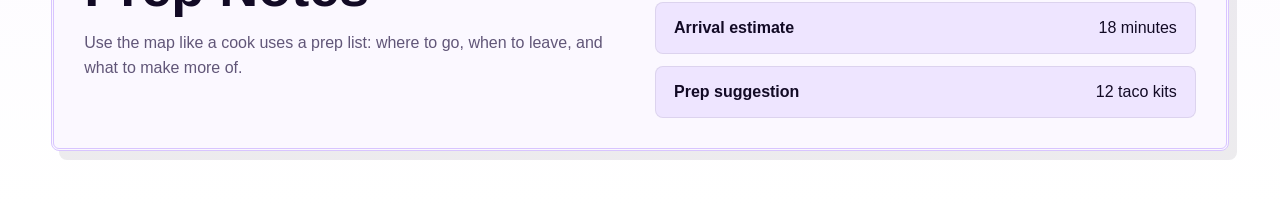
<file: vendor-profile.html>
<!DOCTYPE html>
<html lang="en">
<head>
<meta charset="UTF-8">
<meta name="viewport" content="width=device-width, initial-scale=1.0">
<meta http-equiv="refresh" content="0; url=vendor-profile-pro.html">
<title>Dots View Truck Board</title>
<link rel="stylesheet" href="styles.css">
</head>
<body class="profile-page">
<header>
<div class="wrap nav">
<a class="logo" href="index.html"><img src="logo.png" alt="Dots View logo"></a>
<nav>
<a href="index.html">Home</a>
<a href="vendor.html">Vendor Plans</a>
<a class="active" href="vendor-profile-pro.html">Truck Board</a>
</nav>
</div>
</header>
<main class="wrap profile-shell">
<section class="card">
<h1>Truck Board</h1>
<p>Opening your Dot Pro truck board.</p>
<a class="btn primary" href="vendor-profile-pro.html">Open Truck Board</a>
</section>
</main>
</body>
</html>
</file>
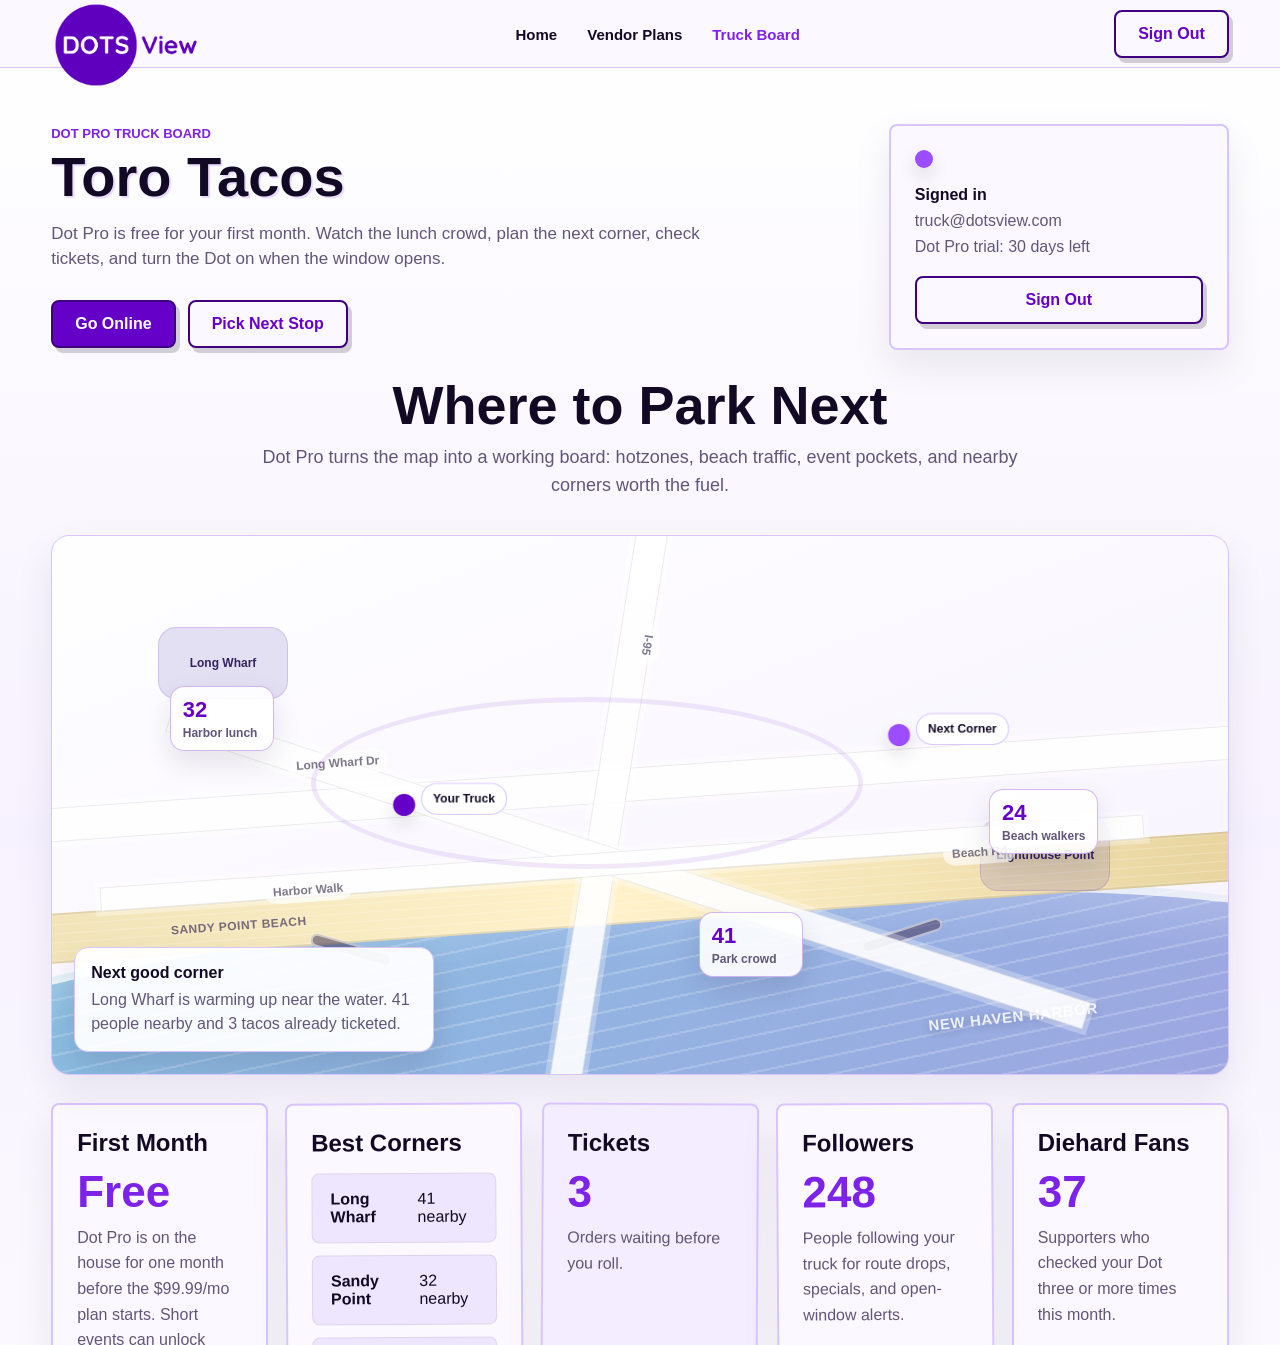
<file: vendor-prrofile-pro.html>
<!DOCTYPE html>
<html lang="en">
<head>
<meta charset="UTF-8">
<meta name="viewport" content="width=device-width, initial-scale=1.0">
<meta http-equiv="refresh" content="0; url=vendor-profile-pro.html">
<title>Dots View Dot Pro Truck Board</title>
<link rel="stylesheet" href="styles.css">
</head>
<body class="profile-page">
<header>
<div class="wrap nav">
<a class="logo" href="index.html"><img src="logo.png" alt="Dots View logo"></a>
<nav>
<a href="index.html">Home</a>
<a href="vendor.html">Vendor Plans</a>
<a class="active" href="vendor-profile-pro.html">Truck Board</a>
</nav>
</div>
</header>
<main class="wrap profile-shell">
<section class="card">
<h1>Truck Board</h1>
<p>Opening your Dot Pro truck board.</p>
<a class="btn primary" href="vendor-profile-pro.html">Open Truck Board</a>
</section>
</main>
</body>
</html>
</file>
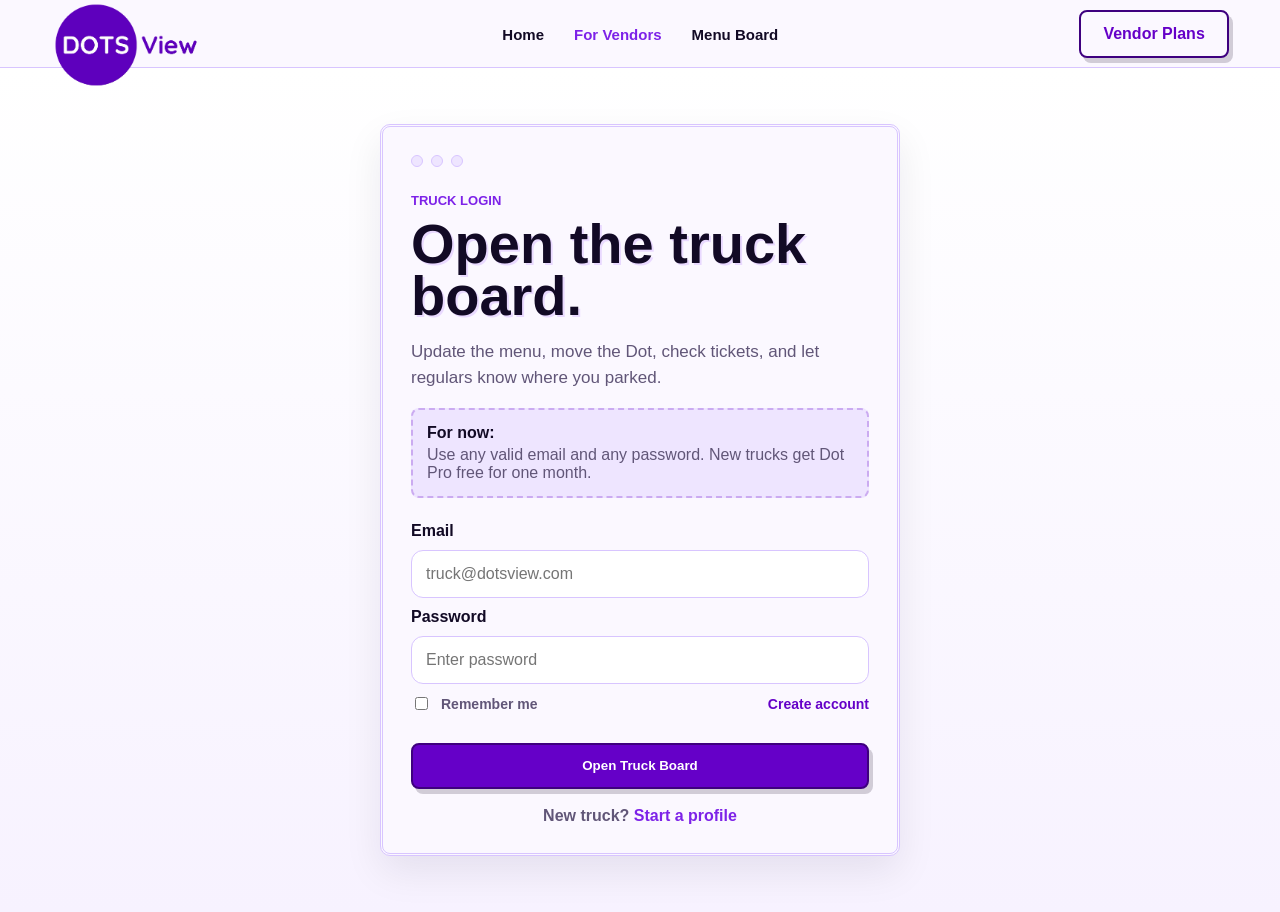
<file: vendor-signin.html>
<!DOCTYPE html>
<html lang="en">
<head>
<meta charset="UTF-8">
<meta name="viewport" content="width=device-width, initial-scale=1.0">
<title>Dots View Truck Sign In</title>
<link rel="stylesheet" href="styles.css">
</head>
<body class="auth-page">
<header>
<div class="wrap nav">
<a class="logo" href="index.html"><img src="logo.png" alt="Dots View logo"></a>
<nav>
<a href="index.html">Home</a>
<a class="active" href="vendor.html">For Vendors</a>
<a href="index.html#marketplace">Menu Board</a>
</nav>
<a class="btn" href="vendor.html">Vendor Plans</a>
</div>
</header>

<main class="auth-shell">
<section class="signin-window" aria-labelledby="signin-title">
<div class="window-bar">
<span></span>
<span></span>
<span></span>
</div>
<p class="eyebrow">Truck Login</p>
<h1 id="signin-title">Open the truck board.</h1>
<p class="lead">Update the menu, move the Dot, check tickets, and let regulars know where you parked.</p>
<div class="auth-note">
<strong>For now:</strong>
<span>Use any valid email and any password. New trucks get Dot Pro free for one month.</span>
</div>

<form class="signin-form" action="vendor-profile-pro.html" method="get">
<label for="email">Email</label>
<input id="email" name="email" type="email" placeholder="truck@dotsview.com" required>

<label for="password">Password</label>
<input id="password" name="password" type="password" placeholder="Enter password" required>

<div class="form-row">
<label class="checkline">
<input type="checkbox" name="remember">
<span>Remember me</span>
</label>
<a href="list-your-truck.html">Create account</a>
</div>

<button class="btn primary btn-block" type="submit">Open Truck Board</button>
</form>
<p class="auth-switch">New truck? <a href="list-your-truck.html">Start a profile</a></p>
</section>
</main>
</body>
</html>
</file>
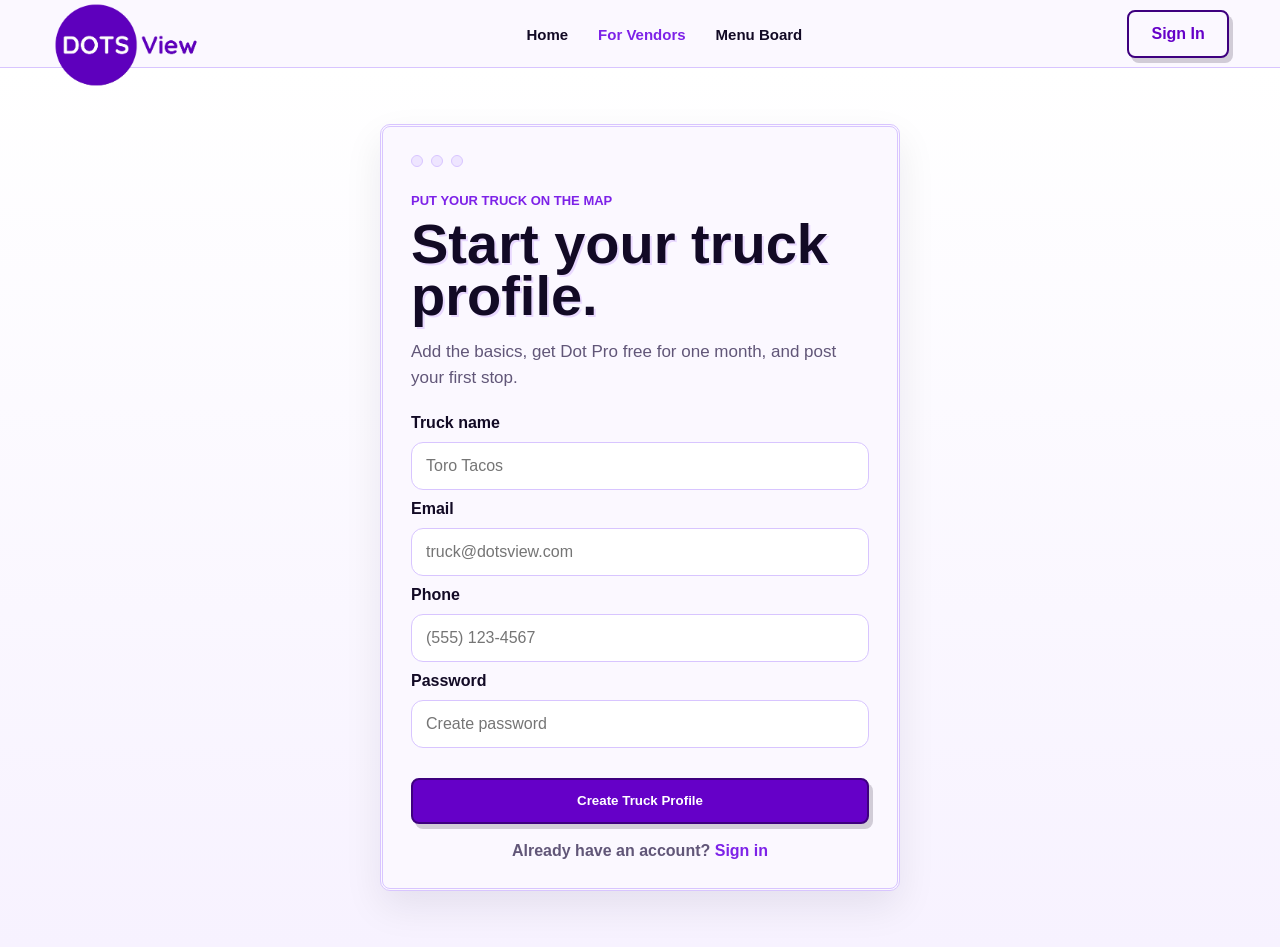
<file: vendor-signup.html>
<!DOCTYPE html>
<html lang="en">
<head>
<meta charset="UTF-8">
<meta name="viewport" content="width=device-width, initial-scale=1.0">
<title>Dots View Truck Sign Up</title>
<link rel="stylesheet" href="styles.css">
</head>
<body class="auth-page">
<header>
<div class="wrap nav">
<a class="logo" href="index.html"><img src="logo.png" alt="Dots View logo"></a>
<nav>
<a href="index.html">Home</a>
<a class="active" href="vendor.html">For Vendors</a>
<a href="index.html#marketplace">Menu Board</a>
</nav>
<a class="btn" href="vendor-signin.html">Sign In</a>
</div>
</header>

<main class="auth-shell">
<section class="signin-window" aria-labelledby="signup-title">
<div class="window-bar">
<span></span>
<span></span>
<span></span>
</div>
<p class="eyebrow">Put Your Truck on the Map</p>
<h1 id="signup-title">Start your truck profile.</h1>
<p class="lead">Add the basics, get Dot Pro free for one month, and post your first stop.</p>

<form class="signin-form" action="vendor-profile-pro.html" method="get">
<label for="business">Truck name</label>
<input id="business" name="business" type="text" placeholder="Toro Tacos" required>

<label for="email">Email</label>
<input id="email" name="email" type="email" placeholder="truck@dotsview.com" required>

<label for="phone">Phone</label>
<input id="phone" name="phone" type="tel" placeholder="(555) 123-4567" required>

<label for="password">Password</label>
<input id="password" name="password" type="password" placeholder="Create password" required>

<button class="btn primary btn-block" type="submit">Create Truck Profile</button>
</form>
<p class="auth-switch">Already have an account? <a href="vendor-signin.html">Sign in</a></p>
</section>
</main>
</body>
</html>
</file>
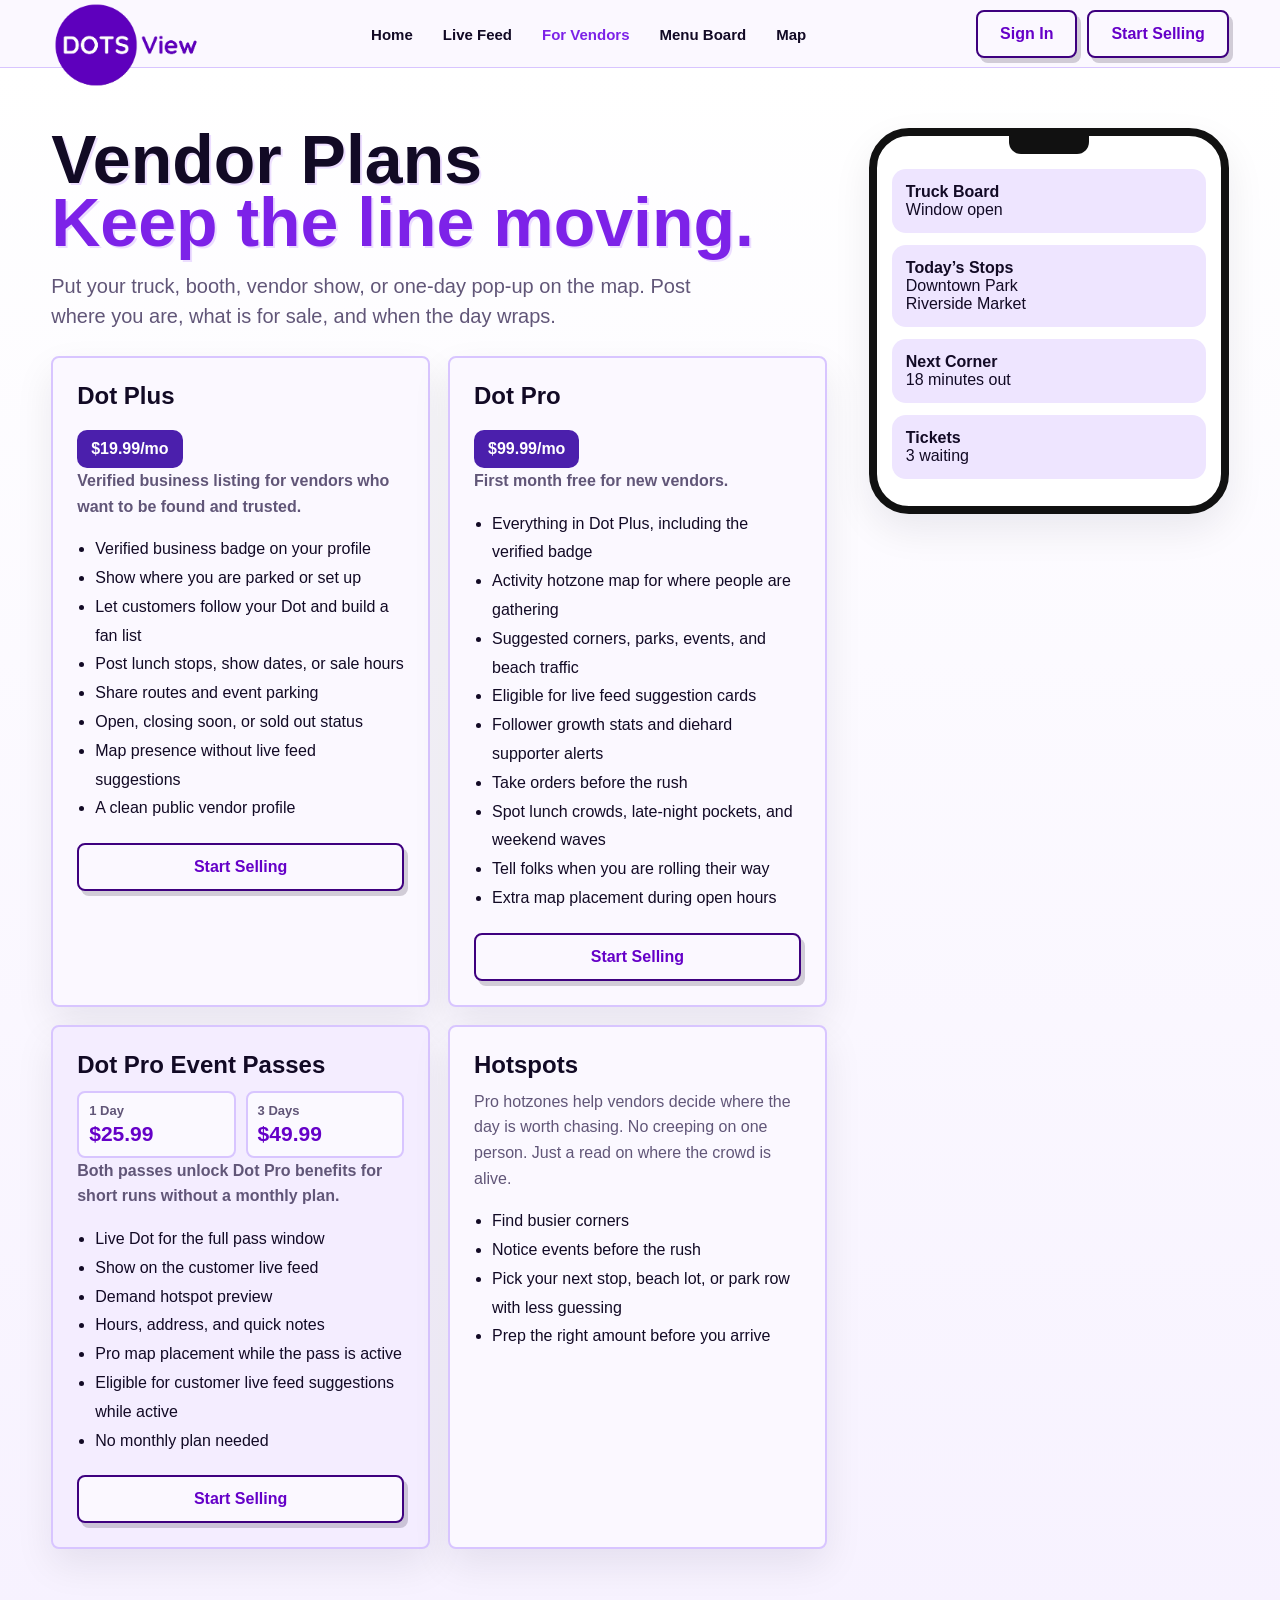
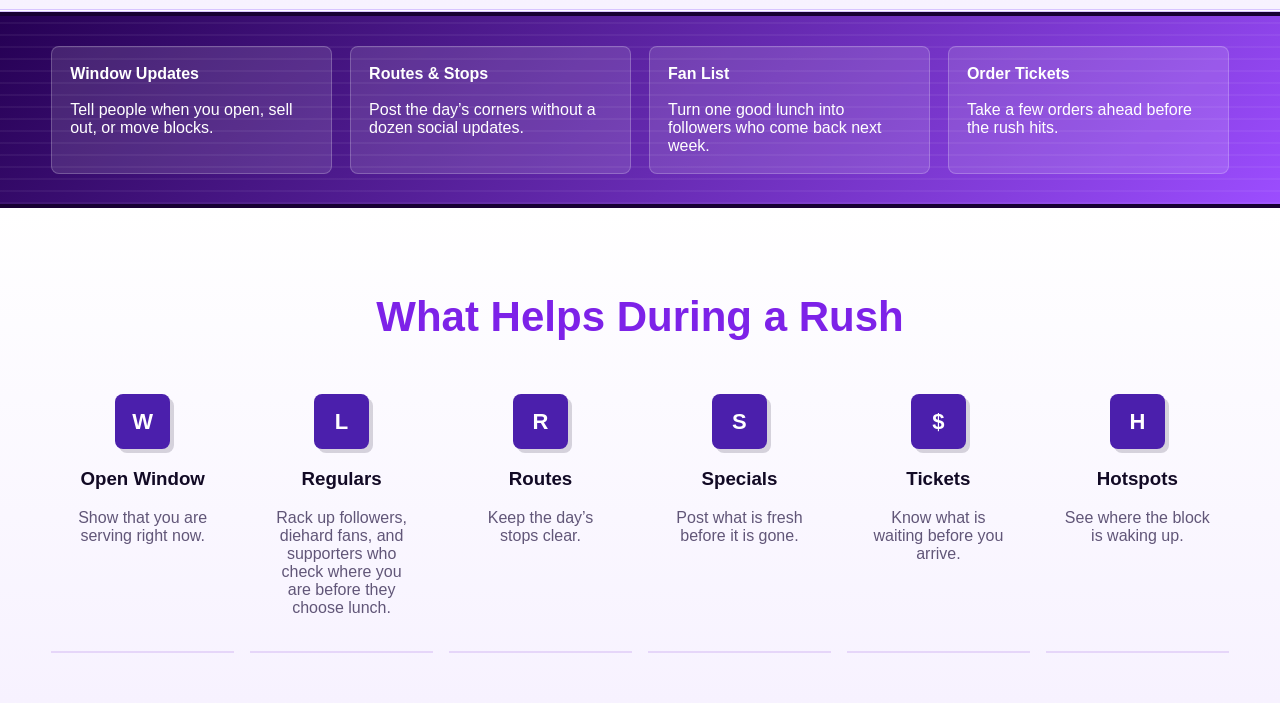
<file: vendor.html>
<!DOCTYPE html>
<html>
<head>
<meta charset="UTF-8">
<meta name="viewport" content="width=device-width, initial-scale=1.0">
<title>Dots View Vendor Plans</title>
<link rel="stylesheet" href="styles.css">
</head>
<body class="vendor-page">

<header>
<div class="wrap nav">
<a class="logo" href="index.html"><img src="logo.png" alt="Dots View logo"></a>
<nav>
<a href="index.html">Home</a>
<a href="livefeed.html">Live Feed</a>
<a class="active" href="vendor.html">For Vendors</a>
<a href="index.html#marketplace">Menu Board</a>
<a href="livefeed.html">Map</a>
</nav>
<div class="nav-actions">
<a class="btn" href="vendor-signin.html">Sign In</a>
<a class="btn" href="list-your-truck.html">Start Selling</a>
</div>
</div>
</header>

<section class="hero">
<div class="wrap grid">

<div>
<h1>Vendor Plans<br><span>Keep the line moving.</span></h1>
<p class="lead">Put your truck, booth, vendor show, or one-day pop-up on the map. Post where you are, what is for sale, and when the day wraps.</p>

<div class="cards">

<div class="card">
<h2>Dot Plus</h2>
<div class="price">$19.99/mo</div>
<p class="plan-note">Verified business listing for vendors who want to be found and trusted.</p>
<ul>
<li>Verified business badge on your profile</li>
<li>Show where you are parked or set up</li>
<li>Let customers follow your Dot and build a fan list</li>
<li>Post lunch stops, show dates, or sale hours</li>
<li>Share routes and event parking</li>
<li>Open, closing soon, or sold out status</li>
<li>Map presence without live feed suggestions</li>
<li>A clean public vendor profile</li>
</ul>
<a class="btn btn-block" href="list-your-truck.html">Start Selling</a>
</div>

<div class="card">
<h2>Dot Pro</h2>
<div class="price">$99.99/mo</div>
<p class="plan-note">First month free for new vendors.</p>
<ul>
<li>Everything in Dot Plus, including the verified badge</li>
<li>Activity hotzone map for where people are gathering</li>
<li>Suggested corners, parks, events, and beach traffic</li>
<li>Eligible for live feed suggestion cards</li>
<li>Follower growth stats and diehard supporter alerts</li>
<li>Take orders before the rush</li>
<li>Spot lunch crowds, late-night pockets, and weekend waves</li>
<li>Tell folks when you are rolling their way</li>
<li>Extra map placement during open hours</li>
</ul>
<a class="btn btn-block" href="list-your-truck.html">Start Selling</a>
</div>

<div class="card">
<h2>Dot Pro Event Passes</h2>
<div class="pass-prices">
<div><strong>1 Day</strong><span>$25.99</span></div>
<div><strong>3 Days</strong><span>$49.99</span></div>
</div>
<p class="plan-note">Both passes unlock Dot Pro benefits for short runs without a monthly plan.</p>
<ul>
<li>Live Dot for the full pass window</li>
<li>Show on the customer live feed</li>
<li>Demand hotspot preview</li>
<li>Hours, address, and quick notes</li>
<li>Pro map placement while the pass is active</li>
<li>Eligible for customer live feed suggestions while active</li>
<li>No monthly plan needed</li>
</ul>
<a class="btn btn-block" href="list-your-truck.html">Start Selling</a>
</div>

<div class="card">
<h2>Hotspots</h2>
<p>Pro hotzones help vendors decide where the day is worth chasing. No creeping on one person. Just a read on where the crowd is alive.</p>
<ul>
<li>Find busier corners</li>
<li>Notice events before the rush</li>
<li>Pick your next stop, beach lot, or park row with less guessing</li>
<li>Prep the right amount before you arrive</li>
</ul>
</div>

</div>
</div>

<div>
<div class="phone">
<div class="notch"></div>

<div class="box">
<strong>Truck Board</strong><br>
Window open
</div>

<div class="box">
<strong>Today’s Stops</strong><br>
Downtown Park<br>
Riverside Market
</div>

<div class="box">
<strong>Next Corner</strong><br>
18 minutes out
</div>

<div class="box">
<strong>Tickets</strong><br>
3 waiting
</div>

</div>
</div>

</div>
</section>

<section class="band">
<div class="wrap band-grid">
<div class="band-item"><strong>Window Updates</strong><br><br>Tell people when you open, sell out, or move blocks.</div>
<div class="band-item"><strong>Routes & Stops</strong><br><br>Post the day’s corners without a dozen social updates.</div>
<div class="band-item"><strong>Fan List</strong><br><br>Turn one good lunch into followers who come back next week.</div>
<div class="band-item"><strong>Order Tickets</strong><br><br>Take a few orders ahead before the rush hits.</div>
</div>
</section>

<section class="why">
<div class="wrap">
<h2 class="why-title">What Helps During a Rush</h2>

<div class="why-grid">

<div class="why-item">
<div class="icon">W</div>
<h3>Open Window</h3>
<p>Show that you are serving right now.</p>
</div>

<div class="why-item">
<div class="icon">L</div>
<h3>Regulars</h3>
<p>Rack up followers, diehard fans, and supporters who check where you are before they choose lunch.</p>
</div>

<div class="why-item">
<div class="icon">R</div>
<h3>Routes</h3>
<p>Keep the day’s stops clear.</p>
</div>

<div class="why-item">
<div class="icon">S</div>
<h3>Specials</h3>
<p>Post what is fresh before it is gone.</p>
</div>

<div class="why-item">
<div class="icon">$</div>
<h3>Tickets</h3>
<p>Know what is waiting before you arrive.</p>
</div>

<div class="why-item">
<div class="icon">H</div>
<h3>Hotspots</h3>
<p>See where the block is waking up.</p>
</div>

</div>
</div>
</section>

</body>
</html>
</file>
<file: styles.css>
:root {
  --purple: #6500c8;
  --purple-2: #9c4dff;
  --ink: #120a25;
  --muted: #615678;
  --soft: #f7f2ff;
  --panel: #fff;
  --panel-soft: #eee5ff;
  --line: #d8c5ff;
  --cream: #fbf8ff;
  --green: #4b1fac;
  --lavender: #b185ff;
  --red: #7d22e8;
  --shadow-purple: rgba(101, 0, 200, .14);
  --shadow-dark: rgba(18, 10, 37, .18);
}

* { box-sizing: border-box; }
html { scroll-behavior: smooth; }
body {
  margin: 0;
  font-family: "Trebuchet MS", Arial, -apple-system, BlinkMacSystemFont, "Segoe UI", sans-serif;
  background:
    radial-gradient(circle at 14% 18%, rgba(101, 0, 200, .075), transparent 24%),
    radial-gradient(circle at 83% 4%, rgba(156, 77, 255, .08), transparent 28%),
    linear-gradient(90deg, rgba(18, 10, 37, .025) 1px, transparent 1px),
    linear-gradient(rgba(18, 10, 37, .02) 1px, transparent 1px),
    var(--soft);
  background-size: auto, auto, 18px 18px, 18px 18px, auto;
  color: var(--ink);
  overflow-x: hidden;
}
a {
  color: inherit;
  text-decoration: none;
}
.wrap {
  width: min(1180px, 92%);
  margin: auto;
}

header {
  position: sticky;
  top: 0;
  z-index: 10;
  background: rgba(251, 248, 255, .96);
  border-bottom: 1px solid var(--line);
  padding: 0;
  height: 68px;
  overflow: visible;
}
.nav {
  display: flex;
  align-items: center;
  justify-content: space-between;
  gap: 24px;
  height: 68px;
}
.nav-actions {
  display: flex;
  align-items: center;
  gap: 10px;
  min-height: 68px;
}
.brand,
.logo,
.wordmark {
  display: flex;
  align-items: center;
  flex: 0 0 150px;
  width: 150px;
  height: 68px;
  position: relative;
  overflow: visible;
}
.wordmark {
  color: var(--purple);
  font-size: 24px;
  font-weight: 900;
  letter-spacing: .04em;
  text-transform: uppercase;
}
.brand img,
.logo img {
  width: 150px;
  height: auto;
  display: block;
  transform: none;
  transform-origin: left center;
  position: absolute;
  left: 0;
  top: 0;
  z-index: 2;
}
nav {
  display: flex;
  align-items: center;
  gap: 30px;
  color: var(--ink);
  font-size: 15px;
  font-weight: 700;
}
nav a {
  color: inherit;
  transition: color .2s ease;
}
nav a:hover,
nav a.active {
  color: var(--red);
}

.btn,
.cta,
.follow {
  display: inline-flex;
  align-items: center;
  justify-content: center;
  min-height: 46px;
  background: var(--purple);
  color: white;
  border: 2px solid #3e007f;
  border-radius: 8px;
  padding: 14px 22px;
  font-weight: 800;
  line-height: 1;
  box-shadow: 4px 5px 0 rgba(18, 10, 37, .18);
  transition: transform .2s ease, box-shadow .2s ease, background .2s ease;
}
.btn:hover,
.cta:hover,
.follow:hover {
  transform: translateY(-2px);
  box-shadow: 5px 7px 0 rgba(18, 10, 37, .16);
}
.btn:not(.primary) {
  background: var(--cream);
  color: var(--purple);
}
.actions {
  display: flex;
  flex-wrap: wrap;
  gap: 12px;
  margin-top: 28px;
}
.actions-center {
  justify-content: center;
}
.actions-left {
  justify-content: flex-start;
}

.hero {
  padding: 60px 0;
  background:
    linear-gradient(180deg, rgba(251, 248, 255, .96), rgba(238, 229, 255, .76)),
    repeating-linear-gradient(45deg, rgba(101, 0, 200, .04) 0 1px, transparent 1px 12px);
  border-bottom: 3px double var(--line);
}
.home-page .hero {
  text-align: center;
}
.grid,
.product {
  display: grid;
  grid-template-columns: 1.3fr .7fr;
  gap: 30px;
  align-items: start;
}
h1 {
  margin: 0;
  font-size: clamp(50px, 7vw, 68px);
  line-height: .92;
  font-weight: 900;
  letter-spacing: 0;
  text-shadow: 2px 2px 0 rgba(156, 77, 255, .18);
}
h1 span,
.grad {
  color: var(--red);
}
.lead {
  max-width: 650px;
  margin: 18px auto 0;
  color: var(--muted);
  font-size: 20px;
  line-height: 1.5;
}
.vendor-page .lead {
  margin-left: 0;
}
.vendor-page .grid {
  grid-template-columns: minmax(0, 1fr) minmax(300px, 360px);
  gap: 42px;
}
.badge {
  display: inline-flex;
  align-items: center;
  gap: 8px;
  margin-bottom: 20px;
  padding: 9px 14px;
  border: 2px solid var(--line);
  border-radius: 999px;
  background: var(--cream);
  color: var(--muted);
  font-size: 13px;
  font-weight: 800;
  box-shadow: 0 12px 34px var(--shadow-purple);
}
.pulse {
  width: 8px;
  height: 8px;
  border-radius: 50%;
  background: var(--green);
  box-shadow: 0 0 18px rgba(101, 0, 200, .55);
}

.cards,
.home-card-grid,
.band-grid {
  display: grid;
  gap: 18px;
}
.cards,
.home-card-grid {
  grid-template-columns: repeat(3, 1fr);
  margin-top: 25px;
}
.vendor-page .cards {
  grid-template-columns: repeat(2, minmax(280px, 1fr));
  align-items: stretch;
}
.vendor-page .card {
  min-width: 0;
}
.vendor-page .card:nth-child(2n),
.vendor-page .card:nth-child(3n) {
  transform: none;
}
.vendor-page .phone {
  position: sticky;
  top: 92px;
  max-width: 360px;
  margin-left: auto;
}
.card {
  background: var(--cream);
  border: 2px solid var(--line);
  border-radius: 8px;
  padding: 24px;
  text-align: left;
  box-shadow: 7px 8px 0 rgba(18, 10, 37, .075);
}
.card:nth-child(2n) {
  transform: rotate(-.35deg);
}
.card:nth-child(3n) {
  transform: rotate(.35deg);
  background: #f4edff;
}
.card h2,
.card h3 {
  margin: 0 0 10px;
  font-weight: 900;
}
.card p {
  margin: 0;
  color: var(--muted);
  line-height: 1.6;
}
.price {
  display: inline-block;
  margin-top: 10px;
  background: var(--green);
  color: white;
  padding: 10px 14px;
  border-radius: 10px;
  font-weight: 900;
}
.pass-prices {
  display: grid;
  grid-template-columns: repeat(2, minmax(0, 1fr));
  gap: 10px;
  margin: 12px 0 0;
}
.pass-prices div {
  border: 2px solid var(--line);
  border-radius: 8px;
  background: rgba(255, 255, 255, .68);
  padding: 10px;
}
.pass-prices strong,
.pass-prices span {
  display: block;
}
.pass-prices strong {
  color: var(--muted);
  font-size: 13px;
}
.pass-prices span {
  margin-top: 4px;
  color: var(--purple);
  font-size: 21px;
  font-weight: 900;
}
.plan-note {
  margin: 12px 0 0;
  color: var(--red);
  font-weight: 900;
}
ul {
  padding-left: 18px;
  line-height: 1.8;
}
.btn-block {
  display: flex;
  width: 100%;
  margin-top: 20px;
}

.auth-shell {
  min-height: calc(100vh - 83px);
  display: grid;
  place-items: center;
  padding: 56px 0;
  background:
    linear-gradient(180deg, rgba(251, 248, 255, .94), rgba(238, 229, 255, .86)),
    repeating-linear-gradient(90deg, rgba(18, 10, 37, .035) 0 1px, transparent 1px 22px);
}
.signin-window {
  width: min(520px, 92%);
  background: var(--cream);
  border: 3px double var(--line);
  border-radius: 10px;
  padding: 28px;
  box-shadow: 0 24px 70px var(--shadow-purple);
}
.window-bar {
  display: flex;
  gap: 8px;
  margin-bottom: 26px;
}
.window-bar span {
  width: 12px;
  height: 12px;
  border-radius: 50%;
  background: var(--panel-soft);
  border: 1px solid var(--line);
}
.eyebrow {
  margin: 0 0 10px;
  color: var(--red);
  font-size: 13px;
  font-weight: 900;
  text-transform: uppercase;
}
.signin-window h1,
.profile-hero h1 {
  font-size: clamp(40px, 6vw, 56px);
}
.signin-window .lead,
.profile-hero .lead {
  margin-left: 0;
  font-size: 17px;
}
.signin-form {
  display: grid;
  gap: 10px;
  margin-top: 24px;
}
.signin-form label {
  font-weight: 900;
}
.signin-form input[type="email"],
.signin-form input[type="password"],
.signin-form input[type="text"],
.signin-form input[type="tel"],
.signin-form select,
.signin-form textarea {
  width: 100%;
  border: 1px solid var(--line);
  border-radius: 12px;
  font: inherit;
  background: white;
  color: var(--ink);
}
.signin-form input[type="email"],
.signin-form input[type="password"],
.signin-form input[type="text"],
.signin-form input[type="tel"],
.signin-form select {
  min-height: 48px;
  padding: 0 14px;
}
.signin-form textarea {
  min-height: 112px;
  padding: 12px 14px;
  resize: vertical;
}
.form-row,
.checkline {
  display: flex;
  align-items: center;
  gap: 10px;
}
.form-row {
  justify-content: space-between;
  color: var(--muted);
  font-size: 14px;
  font-weight: 800;
}
.form-row a {
  color: var(--purple);
}
.auth-note {
  display: grid;
  gap: 4px;
  margin-top: 18px;
  border: 2px dashed rgba(101, 0, 200, .25);
  border-radius: 8px;
  background: var(--panel-soft);
  padding: 14px;
}
.auth-note span,
.auth-switch {
  color: var(--muted);
}
.auth-switch {
  margin: 18px 0 0;
  text-align: center;
  font-weight: 800;
}
.auth-switch a {
  color: var(--red);
}
.customer-shell {
  align-items: start;
}
.customer-window {
  width: min(620px, 92%);
}
.customer-prefs {
  margin-top: 8px;
}
.customer-prefs .checkline {
  color: var(--muted);
  font-weight: 900;
}
.customer-preview {
  display: grid;
  gap: 6px;
  margin-top: 18px;
  padding: 14px;
  border: 1px solid var(--line);
  border-radius: 12px;
  background: white;
}
.customer-preview strong {
  color: var(--purple);
}
.customer-preview span {
  color: var(--muted);
  line-height: 1.45;
}
.list-truck-shell {
  align-items: start;
}
.list-truck-window {
  width: min(920px, 92%);
}
.list-truck-form {
  gap: 18px;
}
.form-section {
  display: grid;
  gap: 12px;
  padding: 18px;
  background: rgba(238, 229, 255, .58);
  border: 1px solid var(--line);
  border-radius: 12px;
}
.form-section h2 {
  margin: 0;
  color: var(--purple);
  font-size: 20px;
  line-height: 1;
}
.form-grid {
  display: grid;
  grid-template-columns: repeat(2, minmax(0, 1fr));
  gap: 12px 14px;
}
.form-grid > div {
  display: grid;
  gap: 8px;
}
.agreement {
  align-items: flex-start;
  padding: 14px;
  background: var(--cream);
  border: 1px dashed rgba(101, 0, 200, .28);
  border-radius: 12px;
  color: var(--muted);
  font-size: 14px;
  line-height: 1.45;
}
.type-grid {
  display: grid;
  grid-template-columns: repeat(3, 1fr);
  gap: 12px;
}
.type-card {
  position: relative;
  display: grid;
  gap: 7px;
  min-height: 142px;
  padding: 16px;
  border: 1px solid var(--line);
  border-radius: 12px;
  background: white;
  cursor: pointer;
  box-shadow: 0 10px 24px rgba(18, 10, 37, .06);
}
.type-card input {
  position: absolute;
  inset: 12px 12px auto auto;
}
.type-card:has(input:checked) {
  border-color: var(--purple);
  box-shadow: 0 0 0 3px rgba(101, 0, 200, .12), 0 14px 30px rgba(101, 0, 200, .12);
}
.type-dot,
.legend-dot {
  display: inline-block;
  width: 18px;
  height: 18px;
  border-radius: 50%;
  border: 2px solid white;
  box-shadow: 0 4px 10px rgba(18, 10, 37, .18);
}
.type-card strong {
  color: var(--ink);
  font-size: 18px;
}
.type-card small {
  color: var(--muted);
  line-height: 1.45;
}
.truck-type .type-dot,
.truck-dot { background: var(--purple); }
.show-type .type-dot,
.show-dot { background: #b185ff; }
.popup-type .type-dot,
.popup-dot {
  background: white;
  border-color: #d7c8f5;
}
.fan-dot {
  background: linear-gradient(145deg, #6500c8, #b185ff);
}
.profile-shell {
  padding: 56px 0;
}
.profile-hero {
  display: grid;
  grid-template-columns: 1fr 280px;
  gap: 24px;
  align-items: center;
  margin-bottom: 24px;
}
.status-panel {
  background: var(--cream);
  border: 2px solid var(--line);
  border-radius: 8px;
  padding: 24px;
  box-shadow: 0 12px 40px var(--shadow-purple);
}
.status-panel strong,
.status-panel span {
  display: block;
}
.status-panel span {
  margin-top: 8px;
  color: var(--muted);
}
.status-dot {
  width: 18px;
  height: 18px;
  border-radius: 50%;
  margin-bottom: 18px;
  background: var(--purple-2);
  box-shadow: 0 0 0 10px rgba(156, 77, 255, .14);
}
.live-dot {
  background: var(--purple-2);
  animation: pulseDot 1.8s ease-in-out infinite;
  box-shadow: 0 0 0 10px rgba(156, 77, 255, .14), 0 0 28px rgba(156, 77, 255, .45);
}
.profile-grid {
  display: grid;
  grid-template-columns: 1.2fr 1.5fr 1fr 1fr;
  gap: 18px;
}
.profile-list {
  margin-top: 16px;
}
.signed-output {
  display: grid;
  gap: 12px;
  margin-top: 14px;
}
.signed-output div {
  display: grid;
  gap: 4px;
  padding: 12px;
  border-radius: 12px;
  background: var(--panel-soft);
}
.signed-output span {
  color: var(--muted);
}
.metric {
  margin: 8px 0;
  color: var(--red);
  font-size: 44px;
  font-weight: 900;
}
.profile-feature {
  margin-top: 24px;
}
.food-photo {
  min-height: 170px;
  margin-bottom: 18px;
  border: 8px solid #fbf8ff;
  border-radius: 6px;
  background:
    radial-gradient(circle at 35% 42%, #d9c2ff 0 9%, transparent 10%),
    radial-gradient(circle at 52% 46%, #6500c8 0 8%, transparent 9%),
    radial-gradient(circle at 67% 41%, #9c4dff 0 7%, transparent 8%),
    linear-gradient(155deg, rgba(18, 10, 37, .14), transparent 36%),
    linear-gradient(35deg, #4a1397, #b185ff 48%, #25104f);
  box-shadow: inset 0 0 45px rgba(18, 10, 37, .22);
}
.pro-hero {
  grid-template-columns: 1fr 340px;
}
.vendor-map-section {
  margin: 28px 0;
}
.vendor-map-head {
  margin-bottom: 18px;
}
.vendor-map {
  min-height: 540px;
  position: relative;
  overflow: hidden;
  border: 1px solid var(--line);
  border-radius: 18px;
  box-shadow: 0 18px 58px var(--shadow-purple);
}
.real-map {
  background:
    radial-gradient(circle at 18% 24%, rgba(156, 77, 255, .12), transparent 18%),
    radial-gradient(circle at 74% 34%, rgba(101, 0, 200, .10), transparent 20%),
    linear-gradient(25deg, transparent 0 42%, rgba(255, 255, 255, .78) 42% 45%, transparent 45% 100%),
    linear-gradient(115deg, transparent 0 30%, rgba(255, 255, 255, .72) 30% 33%, transparent 33% 100%),
    linear-gradient(90deg, rgba(78, 68, 108, .12) 1px, transparent 1px),
    linear-gradient(rgba(78, 68, 108, .12) 1px, transparent 1px),
    #eeeaf7;
  background-size: auto, auto, auto, auto, 72px 72px, 72px 72px, auto;
}
.waterway {
  position: absolute;
  left: -14%;
  right: -12%;
  bottom: -9%;
  height: 230px;
  background:
    repeating-linear-gradient(-8deg, rgba(255, 255, 255, .22) 0 2px, transparent 2px 18px),
    linear-gradient(135deg, rgba(90, 171, 214, .72), rgba(114, 123, 210, .66));
  border-top: 12px solid rgba(255, 255, 255, .78);
  border-radius: 52% 48% 0 0;
  transform: rotate(-4deg);
  box-shadow: inset 0 18px 42px rgba(255, 255, 255, .18);
}
.beach-strip {
  position: absolute;
  left: -3%;
  right: -2%;
  bottom: 28%;
  height: 50px;
  display: flex;
  align-items: center;
  padding-left: 13%;
  background:
    repeating-linear-gradient(0deg, rgba(255, 255, 255, .22) 0 1px, transparent 1px 9px),
    linear-gradient(90deg, #f1e3b7, #fff2cb 48%, #e7d49e);
  border-top: 2px solid rgba(126, 98, 46, .16);
  border-bottom: 2px solid rgba(126, 98, 46, .16);
  color: rgba(61, 46, 88, .68);
  font-size: 12px;
  font-weight: 900;
  text-transform: uppercase;
  transform: rotate(-4deg);
  letter-spacing: .04em;
}
.harbor-label {
  position: absolute;
  right: 11%;
  bottom: 9%;
  color: rgba(255, 255, 255, .84);
  font-size: 15px;
  font-weight: 900;
  text-transform: uppercase;
  transform: rotate(-6deg);
  letter-spacing: .04em;
  text-shadow: 0 2px 10px rgba(18, 10, 37, .24);
}
.pier {
  position: absolute;
  width: 84px;
  height: 13px;
  background: rgba(68, 55, 92, .55);
  border: 2px solid rgba(255, 255, 255, .55);
  border-radius: 999px;
  transform-origin: left center;
}
.pier-a {
  left: 22%;
  bottom: 24%;
  transform: rotate(16deg);
}
.pier-b {
  right: 24%;
  bottom: 22%;
  transform: rotate(-18deg);
}
.park {
  position: absolute;
  display: grid;
  place-items: center;
  min-width: 130px;
  min-height: 72px;
  border-radius: 18px;
  background: rgba(116, 100, 186, .18);
  color: #34235e;
  font-size: 12px;
  font-weight: 900;
  border: 1px solid rgba(101, 0, 200, .14);
}
.park-a { left: 9%; top: 17%; }
.park-b { right: 10%; bottom: 34%; }
.road {
  position: absolute;
  background: rgba(255, 255, 255, .90);
  border: 1px solid rgba(18, 10, 37, .08);
  box-shadow: 0 0 0 5px rgba(255, 255, 255, .28);
}
.road-main {
  left: -4%;
  right: -4%;
  top: 43%;
  height: 34px;
  transform: rotate(-4deg);
}
.road-cross {
  top: -8%;
  bottom: -8%;
  left: 46%;
  width: 32px;
  transform: rotate(9deg);
}
.road-diagonal {
  left: 8%;
  right: 10%;
  top: 59%;
  height: 28px;
  transform: rotate(18deg);
}
.shore-road {
  position: absolute;
  left: 4%;
  right: 7%;
  bottom: 37%;
  height: 24px;
  background: rgba(255, 255, 255, .92);
  border: 1px solid rgba(18, 10, 37, .08);
  box-shadow: 0 0 0 5px rgba(255, 255, 255, .30);
  transform: rotate(-4deg);
}
.street-label {
  position: absolute;
  color: rgba(18, 10, 37, .54);
  font-size: 12px;
  font-weight: 900;
  background: rgba(255, 255, 255, .65);
  border-radius: 999px;
  padding: 5px 9px;
}
.label-main { left: 20%; top: 40%; transform: rotate(-4deg); }
.label-river { right: 18%; bottom: 39%; transform: rotate(-4deg); }
.label-market { left: 49%; top: 18%; transform: rotate(99deg); }
.label-shore { left: 18%; bottom: 32%; transform: rotate(-4deg); }
.route-line {
  position: absolute;
  left: 22%;
  top: 30%;
  width: 47%;
  height: 32%;
  border: 5px solid rgba(101, 0, 200, .46);
  border-left-color: transparent;
  border-bottom-color: transparent;
  border-radius: 50%;
  animation: routeGlow 2.4s ease-in-out infinite;
}
.vendor-pin {
  position: absolute;
  width: 22px;
  height: 22px;
  border-radius: 50%;
  background: var(--purple);
  box-shadow: 0 0 0 10px rgba(101, 0, 200, .14), 0 0 28px rgba(101, 0, 200, .55);
  animation: float 3s ease-in-out infinite alternate;
}
.vendor-pin span {
  position: absolute;
  left: 28px;
  top: -11px;
  white-space: nowrap;
  background: white;
  border: 1px solid var(--line);
  border-radius: 999px;
  padding: 8px 11px;
  font-size: 12px;
  font-weight: 900;
}
.current { left: 29%; top: 48%; }
.next-stop { right: 27%; top: 35%; background: var(--purple-2); animation-delay: .8s; }
.hotspot {
  position: absolute;
  display: grid;
  gap: 3px;
  min-width: 104px;
  border: 1px solid rgba(101, 0, 200, .28);
  border-radius: 14px;
  background: rgba(255, 255, 255, .88);
  padding: 10px 12px;
  box-shadow: 0 16px 34px rgba(18, 10, 37, .12);
  animation: hotspotRise 4s ease-in-out infinite alternate;
}
.hotspot strong {
  color: var(--purple);
  font-size: 22px;
}
.hotspot span {
  color: var(--muted);
  font-size: 12px;
  font-weight: 800;
}
.hot-a { left: 10%; top: 28%; }
.hot-b { right: 11%; top: 47%; animation-delay: .9s; }
.hot-c { left: 55%; bottom: 18%; animation-delay: 1.5s; }
.map-panel {
  position: absolute;
  left: 22px;
  bottom: 22px;
  width: min(360px, calc(100% - 44px));
  background: rgba(255, 255, 255, .94);
  border: 1px solid var(--line);
  border-radius: 14px;
  padding: 16px;
  box-shadow: 0 16px 34px rgba(18, 10, 37, .12);
}
.map-panel strong,
.map-panel span {
  display: block;
}
.map-panel span {
  margin-top: 6px;
  color: var(--muted);
  line-height: 1.45;
}
.pro-grid {
  grid-template-columns: repeat(5, 1fr);
}

.phone {
  background: white;
  border: 8px solid #111;
  border-radius: 40px;
  padding: 15px;
  box-shadow: 0 20px 60px var(--shadow-dark);
}
.screen {
  min-height: 590px;
}
.notch {
  width: 80px;
  height: 18px;
  background: #111;
  border-radius: 0 0 12px 12px;
  margin: -15px auto 15px;
}
.box,
.search,
.truck {
  background: var(--panel-soft);
  border-radius: 14px;
  padding: 14px;
  margin-bottom: 12px;
}
.search {
  color: var(--muted);
  font-weight: 800;
}
.truck {
  background: white;
  border: 1px solid var(--line);
  box-shadow: 0 12px 30px var(--shadow-purple);
}
.truck-top,
.vendor-row {
  display: flex;
  align-items: center;
  gap: 12px;
}
.truck-top {
  justify-content: space-between;
}
.avatar {
  width: 48px;
  height: 48px;
  border-radius: 14px;
  background: var(--purple);
  color: white;
  display: grid;
  place-items: center;
  font-weight: 900;
}
.truck h3 {
  margin: 0;
}
.truck p {
  margin: 5px 0 0;
  color: var(--muted);
  font-size: 13px;
}
.chips {
  display: flex;
  flex-wrap: wrap;
  gap: 7px;
  margin-top: 12px;
}
.chip {
  padding: 8px 10px;
  border-radius: 999px;
  background: var(--panel-soft);
  color: var(--purple);
  font-size: 12px;
  font-weight: 800;
}
.follow {
  width: 100%;
  margin-top: 12px;
}

.map-card {
  min-height: 590px;
  position: relative;
  overflow: hidden;
  border: 1px solid var(--line);
  border-radius: 18px;
  background:
    radial-gradient(circle at 20% 22%, rgba(156, 77, 255, .12), transparent 18%),
    radial-gradient(circle at 76% 36%, rgba(101, 0, 200, .10), transparent 20%),
    linear-gradient(28deg, transparent 0 38%, rgba(255, 255, 255, .86) 38% 41%, transparent 41% 100%),
    linear-gradient(112deg, transparent 0 57%, rgba(255, 255, 255, .82) 57% 60%, transparent 60% 100%),
    linear-gradient(90deg, rgba(120, 126, 110, .13) 1px, transparent 1px),
    linear-gradient(rgba(120, 126, 110, .13) 1px, transparent 1px),
    #eef0e6;
  background-size: auto, auto, auto, auto, 58px 58px, 58px 58px, auto;
  box-shadow: 0 12px 40px var(--shadow-purple);
}
.map-card:before {
  content: "";
  position: absolute;
  inset: 8% 8% 24%;
  border: 8px solid rgba(255, 255, 255, .68);
  border-radius: 42% 58% 47% 53%;
  transform: rotate(-8deg);
}
.preview-water {
  position: absolute;
  left: -14%;
  right: -12%;
  bottom: -8%;
  height: 210px;
  background:
    repeating-linear-gradient(-8deg, rgba(255, 255, 255, .22) 0 2px, transparent 2px 18px),
    linear-gradient(135deg, rgba(90, 171, 214, .72), rgba(114, 123, 210, .66));
  border-top: 11px solid rgba(255, 255, 255, .76);
  border-radius: 52% 48% 0 0;
  transform: rotate(-4deg);
}
.preview-beach {
  position: absolute;
  left: -2%;
  right: -2%;
  bottom: 29%;
  height: 42px;
  display: flex;
  align-items: center;
  padding-left: 12%;
  background:
    repeating-linear-gradient(0deg, rgba(255, 255, 255, .22) 0 1px, transparent 1px 9px),
    linear-gradient(90deg, #f1e3b7, #fff2cb 48%, #e7d49e);
  color: rgba(61, 46, 88, .64);
  font-size: 12px;
  font-weight: 900;
  text-transform: uppercase;
  transform: rotate(-4deg);
  letter-spacing: .04em;
}
.preview-road {
  position: absolute;
  background: rgba(255, 255, 255, .90);
  border: 1px solid rgba(18, 10, 37, .08);
  box-shadow: 0 0 0 5px rgba(255, 255, 255, .26);
}
.preview-road-a {
  left: 7%;
  right: 8%;
  bottom: 37%;
  height: 24px;
  transform: rotate(-4deg);
}
.preview-road-b {
  top: -6%;
  bottom: 29%;
  left: 47%;
  width: 28px;
  transform: rotate(8deg);
}
.route {
  position: absolute;
  left: 12%;
  right: 12%;
  top: 18%;
  bottom: 18%;
  border: 3px solid rgba(101, 0, 200, .20);
  border-radius: 44% 56% 40% 60%;
  transform: rotate(15deg);
  animation: routeGlow 3s ease-in-out infinite;
}
.dot {
  position: absolute;
  width: 18px;
  height: 18px;
  border-radius: 50%;
  background: var(--purple);
  box-shadow: 0 0 0 10px rgba(101, 0, 200, .12), 0 0 26px rgba(101, 0, 200, .6);
  animation: float 4s ease-in-out infinite alternate;
}
.dot .label {
  position: absolute;
  left: 22px;
  top: -14px;
  white-space: nowrap;
  background: white;
  border: 1px solid var(--line);
  border-radius: 999px;
  padding: 8px 11px;
  font-size: 12px;
  font-weight: 900;
  box-shadow: 0 12px 30px rgba(18, 10, 37, .10);
}
.d1 { left: 18%; top: 22%; background: #9c4dff; box-shadow: 0 0 0 10px rgba(156, 77, 255, .14), 0 0 26px rgba(156, 77, 255, .5); }
.d2 { left: 62%; top: 18%; animation-delay: .7s; }
.d3 { left: 45%; top: 52%; background: #3b7cff; animation-delay: 1.1s; box-shadow: 0 0 0 10px rgba(59, 124, 255, .13), 0 0 26px rgba(59, 124, 255, .45); }
.d4 { left: 75%; top: 68%; background: #ff4fb8; animation-delay: 1.6s; box-shadow: 0 0 0 10px rgba(255, 79, 184, .13), 0 0 26px rgba(255, 79, 184, .45); }
.d5 { left: 24%; top: 75%; background: #b185ff; animation-delay: 2.1s; box-shadow: 0 0 0 10px rgba(177, 133, 255, .13), 0 0 26px rgba(177, 133, 255, .45); }
@keyframes float {
  to { transform: translate3d(12px, -18px, 0) scale(1.05); }
}
@keyframes pulseDot {
  50% { transform: scale(1.08); box-shadow: 0 0 0 14px rgba(156, 77, 255, .08), 0 0 36px rgba(156, 77, 255, .55); }
}
@keyframes routeGlow {
  50% { filter: drop-shadow(0 0 12px rgba(101, 0, 200, .48)); opacity: .82; }
}
@keyframes hotspotRise {
  to { transform: translateY(-8px); }
}
.map-ui {
  position: absolute;
  left: 22px;
  right: 22px;
  bottom: 22px;
  display: grid;
  grid-template-columns: repeat(3, 1fr);
  gap: 10px;
}
.map-ui div {
  background: rgba(255, 255, 255, .90);
  border: 1px solid var(--line);
  border-radius: 14px;
  padding: 14px;
  text-align: left;
}
.map-ui strong {
  display: block;
  font-size: 18px;
}
.map-ui span {
  color: var(--muted);
  font-size: 12px;
  font-weight: 800;
}

section.wrap {
  padding: 70px 0;
}
.section-head {
  max-width: 780px;
  margin: 0 auto 35px;
  text-align: center;
}
.section-head h2 {
  margin: 0 0 12px;
  font-size: clamp(36px, 5vw, 54px);
  line-height: 1;
  font-weight: 900;
}
.section-head p {
  margin: 0;
  color: var(--muted);
  font-size: 18px;
  line-height: 1.55;
}
.icon {
  width: 55px;
  height: 55px;
  border-radius: 8px;
  background: var(--green);
  color: white;
  display: grid;
  place-items: center;
  margin-bottom: 18px;
  font-size: 22px;
  font-weight: 900;
  box-shadow: 4px 4px 0 rgba(18, 10, 37, .16);
}
.feature {
  display: grid;
  grid-template-columns: 1fr 1fr;
  gap: 30px;
  align-items: center;
  background: var(--cream);
  border: 3px double var(--line);
  border-radius: 8px;
  padding: 30px;
  box-shadow: 8px 9px 0 rgba(18, 10, 37, .075);
}
.feature h2 {
  margin: 0 0 16px;
  font-size: clamp(36px, 5vw, 54px);
  line-height: 1;
}
.feature p,
.vendor-box p {
  color: var(--muted);
  line-height: 1.6;
}
.feature-list {
  margin-top: 24px;
}
.list {
  display: grid;
  gap: 12px;
}
.list div,
.vendor-box {
  background: var(--panel-soft);
  border: 1px solid rgba(18, 10, 37, .08);
  border-radius: 8px;
  padding: 16px 18px;
}
.list div {
  display: flex;
  justify-content: space-between;
  gap: 12px;
}
.vendor-box {
  padding: 24px;
}
.vendor-box h3 {
  margin-top: 0;
}

.band {
  background:
    repeating-linear-gradient(0deg, rgba(255, 255, 255, .05) 0 2px, transparent 2px 12px),
    linear-gradient(135deg, #250053, var(--purple-2));
  color: white;
  padding: 30px 0;
  border-top: 4px solid #170033;
  border-bottom: 4px solid #170033;
}
.band-grid {
  grid-template-columns: repeat(4, 1fr);
}
.band-item {
  background: rgba(251, 248, 255, .12);
  border: 1px solid rgba(251, 248, 255, .22);
  padding: 18px;
  border-radius: 8px;
}
.why {
  padding: 50px 0;
  background:
    linear-gradient(180deg, rgba(251, 248, 255, .92), rgba(247, 242, 255, .94)),
    repeating-linear-gradient(90deg, rgba(18, 10, 37, .03) 0 1px, transparent 1px 18px);
}
.why-title {
  text-align: center;
  font-size: 42px;
  color: var(--red);
}
.why-grid {
  display: grid;
  grid-template-columns: repeat(6, 1fr);
  gap: 16px;
}
.why-item {
  text-align: center;
  padding: 18px;
  border-bottom: 2px solid rgba(101, 0, 200, .12);
}
.why-item .icon {
  margin: auto;
}
.why-item p {
  color: var(--muted);
}
footer {
  padding: 38px 0;
  border-top: 3px double var(--line);
  color: var(--muted);
  text-align: center;
}

.livefeed-shell {
  padding: 46px 0 70px;
}
.livefeed-top {
  display: grid;
  grid-template-columns: 1fr auto;
  gap: 24px;
  align-items: end;
  margin-bottom: 22px;
}
.livefeed-top h1 {
  font-size: clamp(42px, 6vw, 64px);
}
.feed-filters {
  display: flex;
  flex-wrap: wrap;
  justify-content: flex-end;
  gap: 10px;
}
.feed-filters label {
  display: inline-flex;
  align-items: center;
  gap: 8px;
  min-height: 42px;
  padding: 10px 12px;
  border: 1px solid var(--line);
  border-radius: 999px;
  background: white;
  color: var(--ink);
  font-size: 14px;
  font-weight: 900;
  box-shadow: 0 12px 26px rgba(18, 10, 37, .07);
  cursor: pointer;
}
.feed-filters input {
  accent-color: var(--purple);
}
.live-map {
  position: relative;
  min-height: 680px;
  overflow: hidden;
  border: 1px solid var(--line);
  border-radius: 18px;
  background:
    linear-gradient(32deg, transparent 0 36%, rgba(255, 255, 255, .88) 36% 39%, transparent 39% 100%),
    linear-gradient(118deg, transparent 0 58%, rgba(255, 255, 255, .84) 58% 61%, transparent 61% 100%),
    linear-gradient(90deg, rgba(78, 68, 108, .10) 1px, transparent 1px),
    linear-gradient(rgba(78, 68, 108, .10) 1px, transparent 1px),
    #eeedf4;
  background-size: auto, auto, 70px 70px, 70px 70px, auto;
  box-shadow: 0 18px 58px var(--shadow-purple);
}
.lf-water {
  position: absolute;
  left: -12%;
  right: -8%;
  bottom: -12%;
  height: 230px;
  background:
    repeating-linear-gradient(-8deg, rgba(255, 255, 255, .24) 0 2px, transparent 2px 18px),
    linear-gradient(135deg, rgba(91, 173, 216, .72), rgba(122, 132, 214, .66));
  border-top: 10px solid rgba(255, 255, 255, .76);
  border-radius: 54% 46% 0 0;
  transform: rotate(-4deg);
}
.lf-beach {
  position: absolute;
  left: -3%;
  right: -2%;
  bottom: 28%;
  height: 42px;
  display: flex;
  align-items: center;
  padding-left: 11%;
  background:
    repeating-linear-gradient(0deg, rgba(255, 255, 255, .22) 0 1px, transparent 1px 8px),
    linear-gradient(90deg, #efe1b6, #fff3cc 48%, #dfcf9d);
  border-top: 2px solid rgba(126, 98, 46, .14);
  border-bottom: 2px solid rgba(126, 98, 46, .14);
  color: rgba(61, 46, 88, .62);
  font-size: 12px;
  font-weight: 900;
  letter-spacing: .04em;
  text-transform: uppercase;
  transform: rotate(-4deg);
}
.terrain {
  position: absolute;
  border-radius: 42% 58% 48% 52%;
  background:
    radial-gradient(circle at 22% 30%, rgba(255, 255, 255, .30), transparent 16%),
    radial-gradient(circle at 62% 68%, rgba(101, 0, 200, .10), transparent 22%),
    rgba(159, 147, 194, .16);
  border: 1px solid rgba(101, 0, 200, .08);
}
.terrain-a {
  width: 260px;
  height: 150px;
  left: 5%;
  top: 8%;
  transform: rotate(-11deg);
}
.terrain-b {
  width: 230px;
  height: 126px;
  right: 7%;
  top: 13%;
  transform: rotate(12deg);
}
.terrain-c {
  width: 320px;
  height: 132px;
  left: 31%;
  bottom: 20%;
  transform: rotate(-5deg);
}
.lf-park {
  position: absolute;
  display: grid;
  place-items: center;
  min-width: 138px;
  min-height: 78px;
  border-radius: 16px;
  background: rgba(116, 100, 186, .17);
  border: 1px solid rgba(101, 0, 200, .14);
  color: #34235e;
  font-size: 12px;
  font-weight: 900;
}
.lf-park-a { left: 10%; top: 18%; }
.lf-park-b { right: 14%; bottom: 28%; }
.tree-cluster {
  position: absolute;
  display: flex;
  gap: 8px;
  align-items: end;
  z-index: 1;
}
.tree-cluster span {
  width: 20px;
  height: 27px;
  border-radius: 50% 50% 44% 44%;
  background: linear-gradient(145deg, #5c4aa0, #2f245d);
  border: 2px solid rgba(255, 255, 255, .68);
  box-shadow: 0 8px 13px rgba(18, 10, 37, .14);
}
.tree-cluster span:nth-child(2n) {
  width: 16px;
  height: 22px;
  background: linear-gradient(145deg, #7b6ac0, #41317b);
}
.tree-cluster span:nth-child(3n) {
  transform: translateY(4px);
}
.trees-a { left: 13%; top: 29%; }
.trees-b { right: 20%; top: 25%; }
.trees-c { right: 9%; bottom: 42%; }
.lf-road {
  position: absolute;
  background: rgba(255, 255, 255, .92);
  border: 1px solid rgba(18, 10, 37, .08);
  box-shadow: 0 0 0 5px rgba(255, 255, 255, .28);
}
.lf-road-main {
  left: -5%;
  right: -5%;
  top: 42%;
  height: 34px;
  transform: rotate(-3deg);
}
.lf-road-cross {
  top: -8%;
  bottom: -2%;
  left: 47%;
  width: 32px;
  transform: rotate(8deg);
}
.lf-road-shore {
  left: 3%;
  right: 7%;
  bottom: 31%;
  height: 26px;
  transform: rotate(-4deg);
}
.lf-road-diag {
  left: 7%;
  right: 12%;
  top: 61%;
  height: 28px;
  transform: rotate(18deg);
}
.lf-label {
  position: absolute;
  padding: 5px 9px;
  border-radius: 999px;
  background: rgba(255, 255, 255, .70);
  color: rgba(18, 10, 37, .54);
  font-size: 12px;
  font-weight: 900;
}
.lf-label-main { left: 24%; top: 39%; transform: rotate(-3deg); }
.lf-label-cross { left: 50%; top: 22%; transform: rotate(98deg); }
.lf-label-shore { left: 15%; bottom: 25%; transform: rotate(-4deg); }
.demand-hotspot {
  position: absolute;
  left: 36%;
  top: 34%;
  width: 210px;
  height: 118px;
  display: grid;
  place-content: center;
  gap: 4px;
  text-align: center;
  border-radius: 50%;
  background: radial-gradient(circle, rgba(177, 133, 255, .38), rgba(101, 0, 200, .10) 58%, transparent 72%);
  color: var(--ink);
  animation: hotspotRise 4s ease-in-out infinite alternate;
}
.demand-hotspot strong {
  font-size: 14px;
}
.demand-hotspot span {
  max-width: 150px;
  color: var(--muted);
  font-size: 12px;
  font-weight: 800;
}
.hotspot-secondary {
  left: auto;
  right: 14%;
  top: auto;
  bottom: 25%;
  width: 190px;
  height: 108px;
  background: radial-gradient(circle, rgba(255, 255, 255, .76), rgba(177, 133, 255, .24) 48%, transparent 72%);
  animation-delay: 1.2s;
}
.support-route {
  position: absolute;
  left: 27%;
  top: 43%;
  width: 42%;
  height: 34%;
  border-top: 5px dashed rgba(101, 0, 200, .34);
  border-right: 5px dashed rgba(101, 0, 200, .30);
  border-radius: 0 64% 0 0;
  transform: rotate(-7deg);
  pointer-events: none;
  animation: routeGlow 3.8s ease-in-out infinite;
}
.map-marker {
  position: absolute;
  display: grid;
  place-items: center;
  width: 44px;
  height: 44px;
  border: 0;
  background: transparent;
  padding: 0;
  cursor: pointer;
  transition: transform .2s ease, opacity .2s ease;
  z-index: 2;
}
.map-marker:hover {
  transform: translateY(-3px);
  z-index: 5;
}
.map-marker.is-selected {
  transform: translateY(-5px) scale(1.06);
  z-index: 6;
}
.map-marker.is-selected .marker-card {
  display: grid;
  gap: 3px;
}
.map-marker.is-selected .marker-icon {
  box-shadow: 0 0 0 8px rgba(101, 0, 200, .16), 0 18px 34px rgba(18, 10, 37, .24);
}
.map-marker.is-following .marker-icon::before {
  content: "";
  position: absolute;
  right: -7px;
  top: -7px;
  width: 16px;
  height: 16px;
  border: 3px solid white;
  border-radius: 50%;
  background: var(--purple-2);
  box-shadow: 0 5px 12px rgba(18, 10, 37, .22);
}
.marker-icon {
  display: flex;
  align-items: center;
  justify-content: center;
  position: relative;
  width: 42px;
  height: 42px;
  border-radius: 50% 50% 50% 12px;
  transform: rotate(-45deg);
  color: white;
  border: 3px solid white;
  box-shadow: 0 9px 0 rgba(18, 10, 37, .12), 0 16px 28px rgba(18, 10, 37, .22);
  font-weight: 900;
  font-size: 15px;
}
.marker-icon::after {
  content: attr(data-letter);
  transform: rotate(45deg);
}
.marker-card {
  position: absolute;
  left: 44px;
  top: -10px;
  display: none;
  min-width: 220px;
  padding: 10px 12px;
  border: 1px solid var(--line);
  border-radius: 12px;
  background: rgba(255, 255, 255, .96);
  text-align: left;
  box-shadow: 0 16px 34px rgba(18, 10, 37, .15);
}
.map-marker:hover .marker-card,
.map-marker:focus .marker-card,
.map-marker:focus-visible .marker-card {
  display: grid;
  gap: 3px;
}
.marker-card strong,
.marker-card small,
.marker-card em,
.marker-card .follow-pill {
  display: block;
}
.marker-card small {
  color: var(--muted);
  font-weight: 800;
}
.marker-card em {
  color: var(--ink);
  font-size: 12px;
  font-style: normal;
  font-weight: 900;
  line-height: 1.35;
}
.follow-pill {
  width: fit-content;
  margin-top: 6px;
  padding: 7px 9px;
  border-radius: 999px;
  background: var(--panel-soft);
  color: var(--purple);
  font-size: 12px;
  font-weight: 900;
}
.map-marker.is-following .follow-pill {
  background: var(--purple);
  color: white;
}
.map-marker.is-following .follow-pill::after {
  content: " saved";
}
.marker-truck .marker-icon { background: linear-gradient(145deg, var(--purple), #3f0084); }
.marker-show .marker-icon { background: linear-gradient(145deg, #b185ff, #7d22e8); }
.marker-popup .marker-icon {
  background: linear-gradient(145deg, white, #eee5ff);
  color: var(--purple);
  border-color: #d8c5ff;
}
.m1 { left: 24%; top: 38%; }
.m2 { left: 58%; top: 24%; }
.m3 { left: 43%; top: 48%; }
.m4 { right: 18%; bottom: 30%; }
.m5 { left: 18%; top: 24%; }
.m6 { right: 30%; top: 56%; }
.map-marker.is-hidden {
  opacity: 0;
  pointer-events: none;
  transform: scale(.85);
}
.live-map-panel {
  position: absolute;
  left: 22px;
  bottom: 22px;
  display: grid;
  gap: 10px;
  width: min(260px, calc(100% - 44px));
  padding: 16px;
  border: 1px solid var(--line);
  border-radius: 14px;
  background: rgba(255, 255, 255, .94);
  box-shadow: 0 16px 34px rgba(18, 10, 37, .12);
}
.live-map-panel strong {
  font-size: 18px;
}
.live-map-panel div {
  display: flex;
  align-items: center;
  gap: 8px;
  color: var(--muted);
  font-weight: 900;
}

.customer-profile-page {
  font-family: -apple-system, BlinkMacSystemFont, "Segoe UI", Inter, Arial, sans-serif;
  background:
    radial-gradient(circle at 8% 0%, rgba(101, 0, 200, .12), transparent 30%),
    radial-gradient(circle at 88% 10%, rgba(125, 20, 234, .08), transparent 29%),
    linear-gradient(180deg, #fff, #fbf7ff 48%, #fff);
}
.customer-profile-page header {
  height: 68px;
  padding: 0;
  overflow: visible;
  background: rgba(255, 255, 255, .92);
  backdrop-filter: blur(20px);
  border-bottom: 1px solid rgba(101, 0, 200, .12);
}
.customer-profile-page .nav {
  height: 68px;
}
.customer-profile-page .btn,
.customer-profile-page .cta {
  border: 0;
  border-radius: 9px;
  box-shadow: 0 12px 26px rgba(101, 0, 200, .22);
}
.customer-profile-page .btn.primary {
  background: linear-gradient(135deg, var(--purple), var(--purple-2));
}
.customer-profile-page h1,
.customer-profile-page h2,
.customer-profile-page h3 {
  letter-spacing: 0;
}
.customer-profile-hero {
  padding: 44px 0 32px;
  background:
    radial-gradient(circle at 3% 12%, rgba(101, 0, 200, .12), transparent 28%),
    radial-gradient(circle at 88% 14%, rgba(101, 0, 200, .08), transparent 30%),
    linear-gradient(90deg, #fff 0%, #fbf8ff 48%, #fff 100%);
}
.customer-profile-layout {
  display: grid;
  grid-template-columns: 1fr 340px;
  gap: 24px;
  align-items: stretch;
}
.customer-profile-main,
.customer-side-card,
.customer-map-card,
.customer-vendor-card,
.customer-feed-card {
  background: white;
  border: 1px solid rgba(101, 0, 200, .14);
  box-shadow: 0 24px 70px rgba(101, 0, 200, .10);
}
.customer-profile-main {
  border-radius: 30px;
  overflow: hidden;
}
.customer-cover {
  position: relative;
  height: 230px;
  background:
    radial-gradient(circle at 23% 30%, rgba(101, 0, 200, .35), transparent 18%),
    radial-gradient(circle at 72% 36%, rgba(125, 20, 234, .22), transparent 22%),
    linear-gradient(135deg, #ffffff, #f5eaff 52%, #ffffff);
}
.customer-cover::before {
  content: "";
  position: absolute;
  inset: 22px;
  border-radius: 24px;
  background:
    linear-gradient(90deg, rgba(101, 0, 200, .055) 1px, transparent 1px),
    linear-gradient(rgba(101, 0, 200, .055) 1px, transparent 1px);
  background-size: 40px 40px;
}
.customer-cover-badge {
  position: absolute;
  top: 20px;
  left: 20px;
  z-index: 1;
  background: white;
  border: 1px solid rgba(101, 0, 200, .14);
  color: var(--purple);
  font-weight: 950;
  border-radius: 999px;
  padding: 10px 14px;
  box-shadow: 0 12px 30px rgba(16, 10, 42, .10);
}
.customer-profile-body {
  display: grid;
  grid-template-columns: 116px 1fr;
  gap: 20px;
  padding: 0 26px 26px;
}
.customer-avatar {
  position: relative;
  z-index: 2;
  display: grid;
  place-items: center;
  width: 116px;
  height: 116px;
  margin-top: -58px;
  border: 6px solid white;
  border-radius: 34px;
  background: linear-gradient(135deg, var(--purple), var(--purple-2));
  color: white;
  font-size: 44px;
  font-weight: 950;
  box-shadow: 0 18px 46px rgba(101, 0, 200, .22);
}
.customer-profile-text {
  padding-top: 22px;
}
.customer-profile-text h1 {
  margin: 0;
  font-size: clamp(36px, 5vw, 62px);
  line-height: .92;
  font-weight: 950;
}
.customer-profile-text p,
.customer-side-card p,
.customer-section-title p,
.customer-vendor-content p,
.customer-feed-card p,
.customer-privacy p {
  color: var(--muted);
  line-height: 1.5;
}
.customer-stats {
  display: grid;
  grid-template-columns: repeat(4, 1fr);
  gap: 12px;
  margin-top: 22px;
}
.customer-stats div {
  background: #fdfbff;
  border: 1px solid rgba(101, 0, 200, .14);
  border-radius: 18px;
  padding: 15px;
}
.customer-stats strong {
  display: block;
  font-size: 24px;
}
.customer-stats span {
  color: var(--muted);
  font-size: 13px;
  font-weight: 800;
}
.customer-side-card {
  border-radius: 30px;
  padding: 24px;
}
.customer-side-card h2,
.customer-section-title h2 {
  margin: 0;
  font-size: clamp(30px, 4vw, 54px);
  line-height: .95;
}
.customer-action-grid {
  display: grid;
  gap: 11px;
}
.customer-action-grid a {
  display: flex;
  align-items: center;
  justify-content: space-between;
  gap: 12px;
  border: 1px solid rgba(101, 0, 200, .14);
  background: #fdfbff;
  border-radius: 18px;
  padding: 15px;
  font-weight: 900;
}
.customer-action-grid span {
  color: var(--muted);
  font-size: 13px;
  font-weight: 800;
}
.customer-section {
  padding: 42px 0;
}
.customer-section-title {
  display: flex;
  align-items: end;
  justify-content: space-between;
  gap: 18px;
  margin-bottom: 20px;
}
.customer-section-title p {
  max-width: 520px;
  margin: 0;
}
.customer-map-card {
  border-radius: 34px;
  overflow: hidden;
}
.customer-map-top {
  display: flex;
  align-items: center;
  justify-content: space-between;
  gap: 18px;
  padding: 22px 24px;
}
.customer-search {
  flex: 1;
  min-height: 50px;
  display: flex;
  align-items: center;
  border: 1px solid rgba(101, 0, 200, .14);
  border-radius: 17px;
  background: #f8f0ff;
  color: var(--muted);
  padding: 0 16px;
  font-weight: 850;
}
.customer-filter {
  width: 58px;
  min-height: 50px;
  display: grid;
  place-items: center;
  border: 1px solid rgba(101, 0, 200, .14);
  border-radius: 17px;
  background: white;
  color: var(--purple);
  font-weight: 900;
}
.customer-map {
  position: relative;
  height: 520px;
  overflow: hidden;
  background:
    linear-gradient(90deg, rgba(101, 0, 200, .045) 1px, transparent 1px),
    linear-gradient(rgba(101, 0, 200, .045) 1px, transparent 1px),
    linear-gradient(135deg, #fbf8ff, #fff);
  background-size: 54px 54px, 54px 54px, auto;
}
.customer-map::before {
  content: "";
  position: absolute;
  left: -5%;
  right: -5%;
  top: 42%;
  height: 88px;
  background: rgba(101, 0, 200, .055);
  border-top: 2px solid rgba(101, 0, 200, .09);
  border-bottom: 2px solid rgba(101, 0, 200, .09);
  transform: rotate(-9deg);
}
.customer-map::after {
  content: "";
  position: absolute;
  left: 10%;
  right: 10%;
  top: 28%;
  bottom: 22%;
  border: 3px dashed rgba(101, 0, 200, .18);
  border-radius: 50%;
  transform: rotate(-12deg);
}
.customer-user-dot {
  position: absolute;
  left: 47%;
  top: 48%;
  z-index: 3;
  width: 24px;
  height: 24px;
  border-radius: 50%;
  background: var(--purple);
  box-shadow: 0 0 0 14px rgba(101, 0, 200, .15), 0 0 0 32px rgba(101, 0, 200, .08), 0 0 36px rgba(101, 0, 200, .50);
}
.customer-user-label,
.customer-map-label {
  position: absolute;
  z-index: 4;
  background: white;
  border: 1px solid rgba(101, 0, 200, .14);
  box-shadow: 0 12px 30px rgba(16, 10, 42, .10);
}
.customer-user-label {
  left: calc(47% + 34px);
  top: calc(48% - 30px);
  min-width: 220px;
  border-radius: 18px;
  padding: 13px 15px;
}
.customer-user-label strong,
.customer-user-label span {
  display: block;
}
.customer-user-label span {
  color: var(--purple);
  font-size: 13px;
  font-weight: 900;
}
.customer-vendor-dot {
  position: absolute;
  z-index: 2;
  width: 18px;
  height: 18px;
  border-radius: 50%;
  box-shadow: 0 0 0 10px rgba(101, 0, 200, .12);
}
.cv1 { left: 24%; top: 33%; background: #ff9b2f; box-shadow: 0 0 0 10px rgba(255, 155, 47, .15); }
.cv2 { left: 70%; top: 31%; background: var(--purple); }
.cv3 { left: 64%; top: 66%; background: #3b7cff; box-shadow: 0 0 0 10px rgba(59, 124, 255, .14); }
.cv4 { left: 30%; top: 72%; background: #ff4fb8; box-shadow: 0 0 0 10px rgba(255, 79, 184, .14); }
.customer-map-label {
  border-radius: 999px;
  padding: 8px 11px;
  font-size: 12px;
  font-weight: 900;
}
.cl1 { left: 26%; top: 28%; }
.cl2 { left: 72%; top: 26%; }
.cl3 { left: 66%; top: 61%; }
.cl4 { left: 32%; top: 67%; }
.customer-map-bottom {
  position: absolute;
  left: 20px;
  right: 20px;
  bottom: 20px;
  z-index: 4;
  display: grid;
  grid-template-columns: repeat(3, 1fr);
  gap: 12px;
}
.customer-map-bottom div {
  background: rgba(255, 255, 255, .88);
  backdrop-filter: blur(16px);
  border: 1px solid rgba(101, 0, 200, .14);
  border-radius: 20px;
  padding: 15px;
}
.customer-map-bottom strong {
  display: block;
  font-size: 20px;
}
.customer-map-bottom span {
  color: var(--muted);
  font-size: 13px;
  font-weight: 800;
}
.customer-vendor-grid,
.customer-feed-grid {
  display: grid;
  gap: 16px;
}
.customer-vendor-grid {
  grid-template-columns: repeat(3, 1fr);
}
.customer-feed-grid {
  grid-template-columns: 1.2fr .8fr;
}
.customer-vendor-card {
  overflow: hidden;
  border-radius: 26px;
}
.customer-vendor-photo {
  position: relative;
  height: 150px;
  background:
    radial-gradient(circle at 24% 22%, rgba(255, 255, 255, .38), transparent 18%),
    linear-gradient(135deg, rgba(101, 0, 200, .26), rgba(255, 255, 255, .65));
}
.tacos-photo { background: linear-gradient(135deg, rgba(101, 0, 200, .20), rgba(255, 155, 47, .28)), radial-gradient(circle at 60% 40%, #fff, transparent 24%); }
.coffee-photo { background: linear-gradient(135deg, rgba(101, 0, 200, .20), rgba(59, 124, 255, .20)), radial-gradient(circle at 32% 32%, #fff, transparent 22%); }
.dessert-photo { background: linear-gradient(135deg, rgba(101, 0, 200, .20), rgba(255, 79, 184, .24)), radial-gradient(circle at 66% 30%, #fff, transparent 24%); }
.customer-vendor-photo span {
  position: absolute;
  top: 14px;
  left: 14px;
  background: white;
  color: #19c37d;
  border-radius: 999px;
  padding: 8px 10px;
  font-size: 12px;
  font-weight: 950;
}
.customer-vendor-content,
.customer-feed-card {
  padding: 18px;
}
.customer-vendor-content h3,
.customer-feed-card h3,
.customer-privacy h3 {
  margin: 0 0 7px;
  font-size: 28px;
  line-height: 1;
}
.customer-follow-btn {
  display: block;
  margin-top: 14px;
  text-align: center;
  background: linear-gradient(135deg, var(--purple), var(--purple-2));
  color: white;
  border-radius: 999px;
  padding: 13px;
  font-weight: 950;
}
.customer-feed-card {
  border-radius: 30px;
}
.customer-activity {
  display: grid;
  gap: 12px;
  margin-top: 14px;
}
.customer-activity div {
  display: flex;
  justify-content: space-between;
  gap: 14px;
  border: 1px solid rgba(101, 0, 200, .14);
  background: #fdfbff;
  border-radius: 18px;
  padding: 15px;
}
.customer-activity span {
  color: var(--muted);
  font-size: 13px;
  font-weight: 800;
}
.customer-privacy {
  border-radius: 30px;
  padding: 26px;
  background: linear-gradient(135deg, #4d00a8, var(--purple));
  color: white;
}
.customer-privacy p {
  color: rgba(255, 255, 255, .84);
}
.customer-privacy > div {
  display: grid;
  gap: 11px;
  margin-top: 18px;
}
.customer-privacy span {
  display: flex;
  justify-content: space-between;
  gap: 12px;
  border: 1px solid rgba(255, 255, 255, .16);
  background: rgba(255, 255, 255, .08);
  border-radius: 17px;
  padding: 14px;
}
.community-panel {
  position: absolute;
  right: 22px;
  top: 22px;
  width: min(260px, calc(100% - 44px));
  z-index: 4;
}
.community-panel summary {
  display: flex;
  align-items: center;
  justify-content: center;
  min-height: 42px;
  padding: 10px 14px;
  border: 1px solid var(--line);
  border-radius: 999px;
  background: rgba(255, 255, 255, .96);
  color: var(--purple);
  font-weight: 900;
  box-shadow: 0 12px 26px rgba(18, 10, 37, .10);
  cursor: pointer;
  list-style: none;
}
.community-panel summary::-webkit-details-marker {
  display: none;
}
.community-panel[open] summary {
  border-radius: 14px 14px 0 0;
  background: var(--purple);
  color: white;
}
.community-panel-body {
  display: grid;
  gap: 9px;
  padding: 12px;
  border: 1px solid var(--line);
  border-top: 0;
  border-radius: 0 0 14px 14px;
  background: rgba(255, 255, 255, .96);
  box-shadow: 0 16px 34px rgba(18, 10, 37, .12);
}
.community-panel button {
  min-height: 40px;
  padding: 10px 12px;
  border: 1px solid rgba(101, 0, 200, .20);
  border-radius: 8px;
  background: var(--panel-soft);
  color: var(--ink);
  font: inherit;
  font-weight: 900;
  text-align: left;
  cursor: pointer;
}
.community-panel .pro-suggestion {
  display: flex;
  align-items: center;
  gap: 8px;
}
.community-panel .pro-suggestion span {
  display: inline-grid;
  place-items: center;
  min-width: 34px;
  min-height: 22px;
  border-radius: 999px;
  background: var(--purple);
  color: white;
  font-size: 11px;
  font-weight: 900;
  text-transform: uppercase;
}
.community-panel button:hover {
  background: var(--purple);
  color: white;
}
.community-panel button:hover span {
  background: white;
  color: var(--purple);
}
.community-panel small {
  color: var(--muted);
  font-weight: 800;
  line-height: 1.4;
}

@media (max-width: 1000px) {
  nav { display: none; }
  .grid,
  .product,
  .cards,
  .home-card-grid,
  .band-grid,
  .why-grid,
  .profile-grid,
  .profile-hero,
  .feature,
  .form-grid,
  .type-grid,
  .livefeed-top {
    grid-template-columns: 1fr;
  }
  .customer-profile-layout,
  .customer-vendor-grid,
  .customer-feed-grid {
    grid-template-columns: 1fr;
  }
  .customer-section-title {
    display: grid;
    align-items: start;
  }
  .customer-map-bottom {
    grid-template-columns: 1fr;
  }
  .feed-filters { justify-content: flex-start; }
  h1 { font-size: 50px; }
  .hero { padding: 48px 0; }
  .screen,
  .map-card,
  .vendor-map { min-height: 520px; }
  .vendor-page .grid {
    grid-template-columns: 1fr;
  }
  .vendor-page .cards {
    grid-template-columns: repeat(2, minmax(260px, 1fr));
  }
  .vendor-page .phone {
    position: static;
    max-width: 430px;
    margin: 18px auto 0;
  }
}

@media (max-width: 640px) {
  header { padding: 0; }
  .nav {
    gap: 12px;
  }
  .brand,
  .logo {
    flex-basis: 126px;
    width: 126px;
  }
  .brand img,
  .logo img {
    width: 126px;
    transform: none;
  }
  .nav-actions {
    display: none;
  }
  .cta { padding: 12px 14px; }
  .hero { text-align: left; }
  .vendor-page .hero {
    padding-top: 42px;
  }
  h1,
  .livefeed-top h1,
  .customer-profile-text h1 {
    font-size: 40px;
    line-height: .98;
  }
  .lead {
    font-size: 17px;
  }
  .lead { margin-left: 0; }
  .actions,
  .actions-center,
  .actions-left { justify-content: flex-start; }
  .btn,
  .cta { width: 100%; }
  .nav .cta { width: auto; }
  .phone { border-width: 6px; }
  .vendor-page .cards,
  .cards,
  .home-card-grid {
    grid-template-columns: 1fr;
  }
  .card {
    padding: 20px;
  }
  .pass-prices {
    grid-template-columns: 1fr 1fr;
  }
  .map-ui { grid-template-columns: 1fr; }
  .vendor-map { min-height: 620px; }
  .beach-strip { bottom: 31%; padding-left: 9%; }
  .harbor-label { right: 8%; bottom: 12%; font-size: 12px; }
  .pier-a { left: 18%; bottom: 27%; }
  .pier-b { right: 17%; bottom: 25%; }
  .park-a { left: 7%; top: 14%; }
  .park-b { right: 6%; bottom: 37%; }
  .label-river { right: 9%; bottom: 42%; }
  .label-shore { left: 10%; bottom: 35%; }
  .hotspot,
  .map-panel {
    max-width: calc(100% - 32px);
  }
  .hot-a { left: 8%; top: 20%; }
  .hot-b { right: 8%; top: 43%; }
  .hot-c { left: 10%; bottom: 24%; }
  .feature { padding: 22px; }
  .live-map { min-height: 640px; }
  .demand-hotspot { left: 28%; top: 31%; }
  .hotspot-secondary { right: 8%; bottom: 28%; }
  .community-panel {
    top: 16px;
    right: 16px;
    bottom: auto;
    width: min(220px, calc(100% - 32px));
  }
  .customer-profile-page .nav-actions {
    display: none;
  }
  .customer-profile-hero {
    padding-top: 30px;
  }
  .customer-profile-body {
    grid-template-columns: 1fr;
  }
  .customer-stats {
    grid-template-columns: 1fr 1fr;
  }
  .customer-map {
    height: 620px;
  }
  .customer-user-label {
    left: 22px;
    right: 22px;
    top: 80px;
    min-width: 0;
  }
  .marker-card {
    left: -70px;
    top: 48px;
  }
  .m1 { left: 19%; top: 40%; }
  .m2 { left: 60%; top: 20%; }
  .m3 { left: 42%; top: 48%; }
  .m4 { right: 14%; bottom: 34%; }
  .m5 { left: 13%; top: 23%; }
  .m6 { right: 22%; top: 57%; }
}

/* Visual cleanup: remove generated-looking grid textures and purple glow blobs. */
body {
  background: linear-gradient(180deg, #fff, var(--soft) 46%, #fff);
  background-size: auto;
}
.hero,
.why,
.auth-shell,
.customer-profile-page,
.customer-profile-hero {
  background: linear-gradient(180deg, #fff, var(--soft));
  background-size: auto;
}
.customer-cover,
.cover {
  background: linear-gradient(135deg, #ffffff, #f5efff 58%, #ffffff);
}
.customer-cover::before,
.cover::before,
.customer-map::after,
.map::after {
  display: none;
}
.customer-map,
.map-card,
.map,
.vendor-map,
.live-map,
.screen {
  background-image: none;
  background-color: #fbf9ff;
  background-size: auto;
}
.real-map,
.live-map,
.customer-map {
  background:
    linear-gradient(160deg, rgba(255, 255, 255, .82), rgba(245, 240, 255, .74)),
    #fbf9ff;
}
.terrain,
.demand-hotspot,
.hotspot-secondary,
.hotspot,
.support-route,
.route-line,
.route {
  animation: none;
  filter: none;
}
.demand-hotspot,
.hotspot-secondary {
  width: auto;
  height: auto;
  min-width: 170px;
  min-height: 0;
  border-radius: 16px;
  background: rgba(255, 255, 255, .88);
  border: 1px solid var(--line);
  box-shadow: 0 12px 28px rgba(18, 10, 37, .10);
  padding: 14px;
}
.hotspot {
  background: rgba(255, 255, 255, .90);
  box-shadow: 0 12px 28px rgba(18, 10, 37, .10);
}
.support-route,
.route-line,
.route {
  border-color: rgba(101, 0, 200, .20);
  opacity: .45;
}
.pulse,
.live-dot {
  animation: none;
  box-shadow: none;
}
.status-dot,
.dot,
.vendor-pin,
.user-dot,
.customer-user-dot,
.customer-vendor-dot,
.map-marker.is-selected .marker-icon {
  box-shadow: 0 8px 18px rgba(18, 10, 37, .14);
}
.d1,
.d2,
.d3,
.d4,
.d5,
.cv1,
.cv2,
.cv3,
.cv4 {
  box-shadow: 0 8px 18px rgba(18, 10, 37, .14);
}
.customer-profile-main,
.customer-side-card,
.customer-map-card,
.customer-vendor-card,
.customer-feed-card,
.card,
.phone,
.map-card,
.vendor-map,
.live-map,
.signin-window,
.status-panel {
  box-shadow: 0 16px 38px rgba(18, 10, 37, .08);
}
</file>
